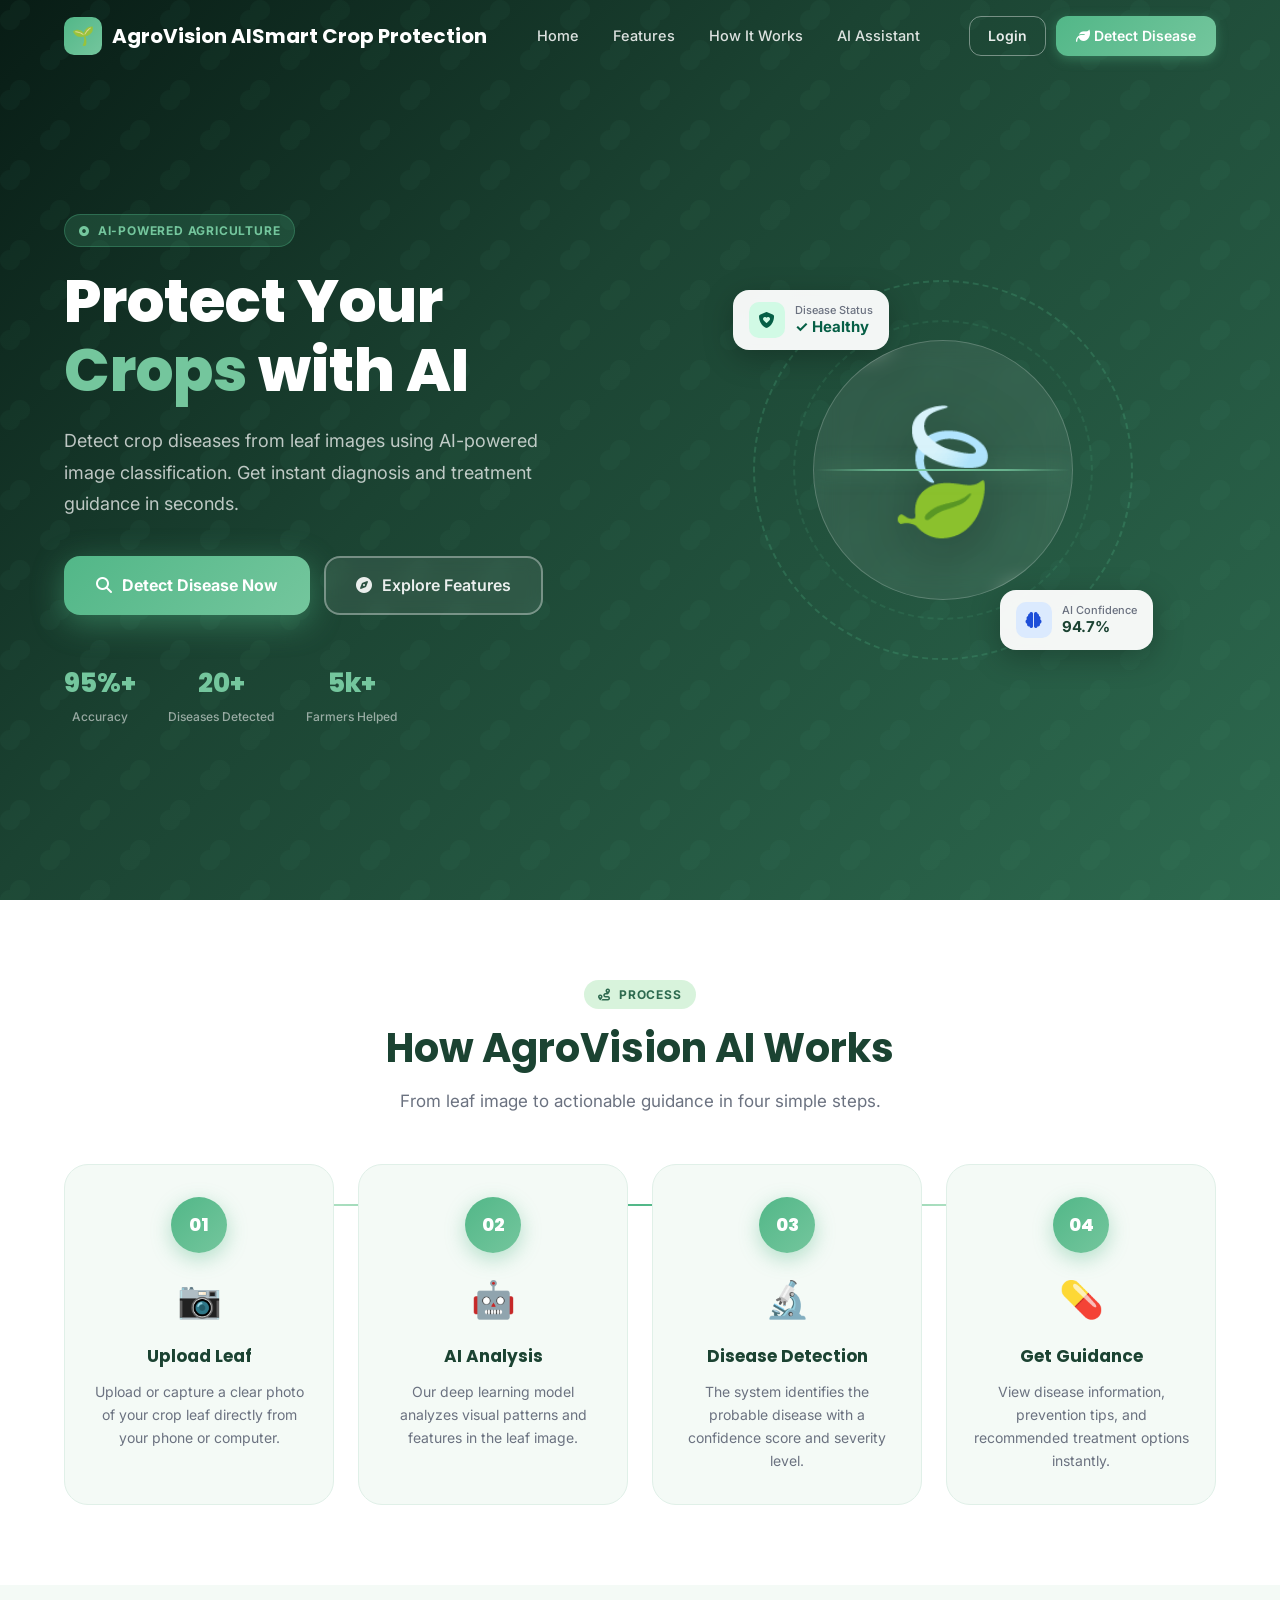
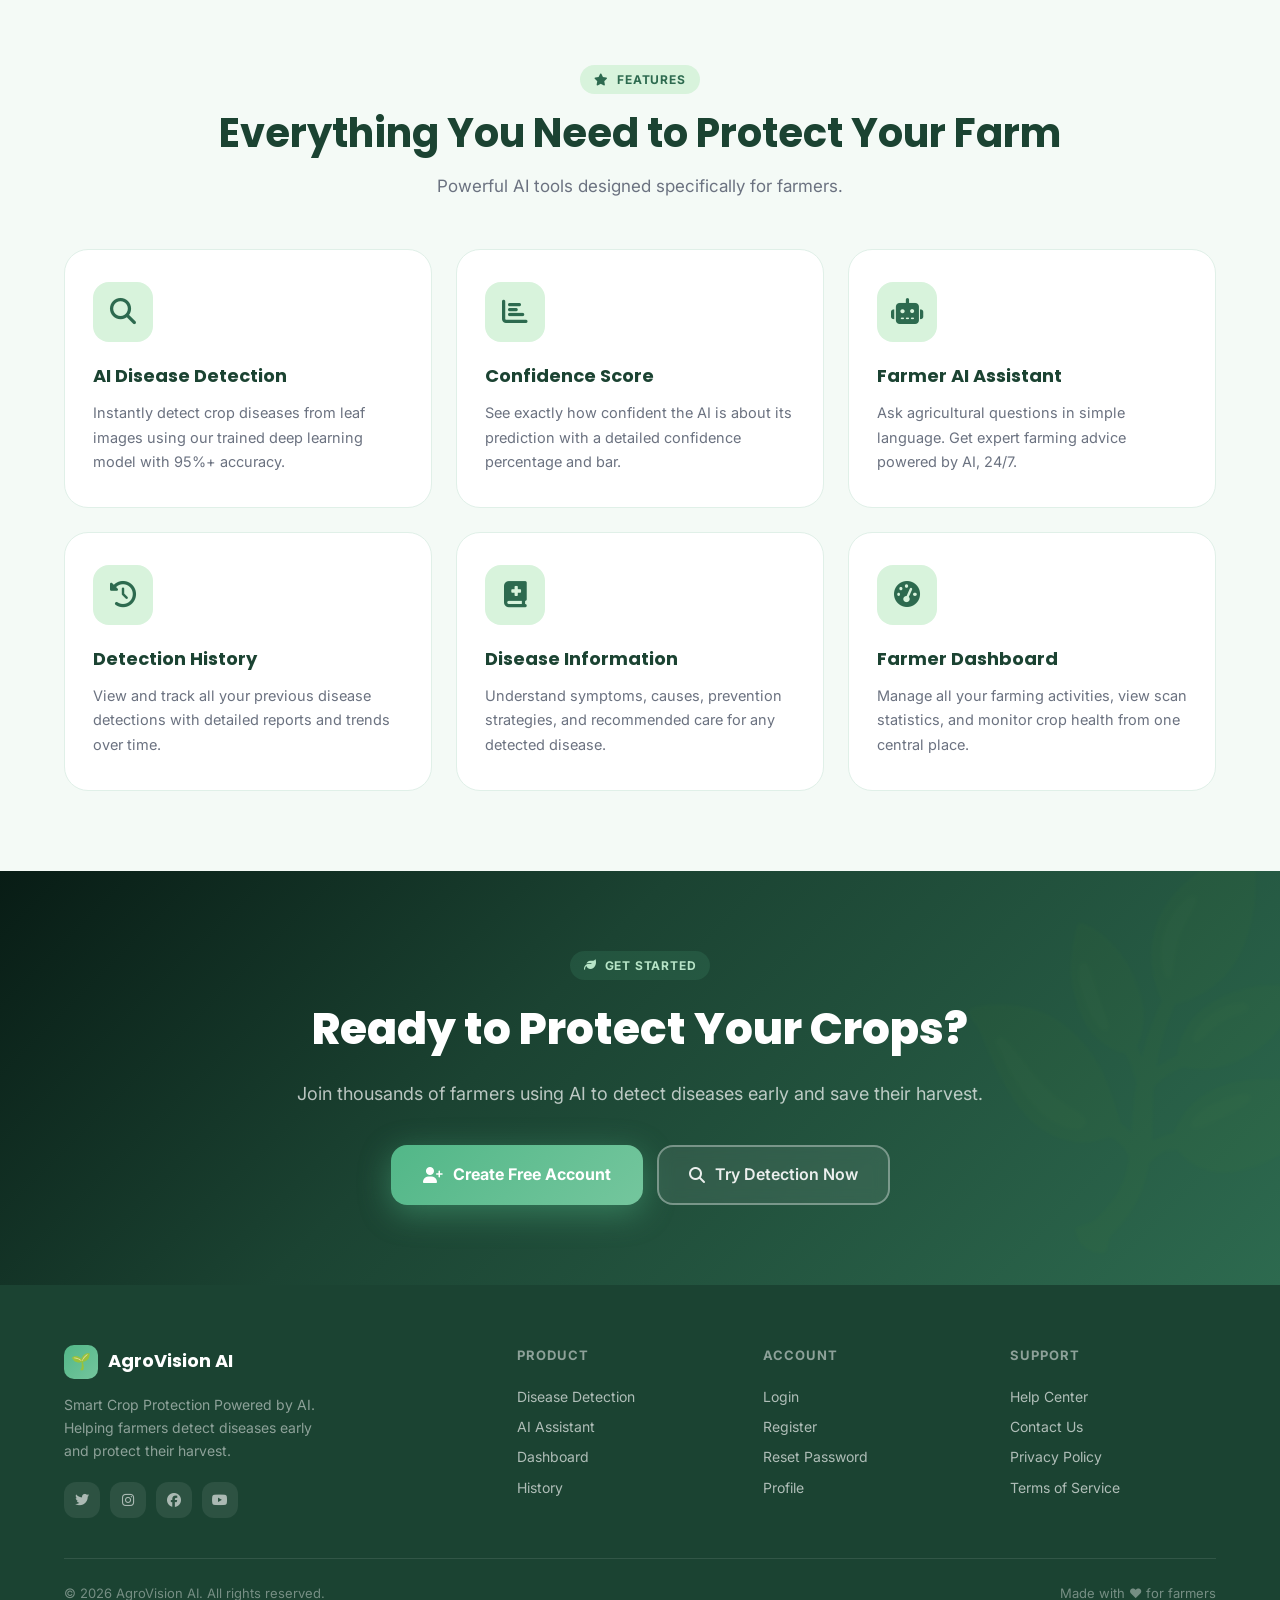
<file: frontend/index.html>
﻿<!DOCTYPE html>
<html lang="en">
<head>
  <meta charset="UTF-8" />
  <meta name="viewport" content="width=device-width, initial-scale=1.0" />
  <title>AgroVision AI — Smart Crop Protection Powered by AI</title>
  <link rel="stylesheet" href="https://cdnjs.cloudflare.com/ajax/libs/font-awesome/6.5.0/css/all.min.css" />
  <link rel="stylesheet" href="css/global.css" />
  <link rel="stylesheet" href="css/landing.css" />
</head>
<body>

<!-- ====== NAVBAR ====== -->
<nav class="site-nav" id="siteNav">
  <div class="nav-inner">
    <a href="index.html" class="nav-logo">
      <div class="nav-logo-icon">🌱</div>
      <div class="nav-logo-text">AgroVision AI<span>Smart Crop Protection</span></div>
    </a>
    <div class="nav-links">
      <a href="#home"     class="nav-link">Home</a>
      <a href="#features" class="nav-link">Features</a>
      <a href="#how"      class="nav-link">How It Works</a>
      <a href="assistant.html" class="nav-link">AI Assistant</a>
    </div>
    <div class="nav-cta">
      <a href="login.html"     class="nav-btn-login">Login</a>
      <a href="detection.html" class="nav-btn-primary"><i class="fas fa-leaf"></i> Detect Disease</a>
    </div>
    <button class="nav-hamburger" aria-label="Menu">
      <span></span><span></span><span></span>
    </button>
  </div>
</nav>

<!-- Mobile Menu -->
<div class="mobile-menu" id="mobileMenu">
  <a href="#home"     class="nav-link">Home</a>
  <a href="#features" class="nav-link">Features</a>
  <a href="#how"      class="nav-link">How It Works</a>
  <a href="assistant.html" class="nav-link">AI Assistant</a>
  <div class="mobile-menu-cta">
    <a href="login.html"     class="btn btn-outline btn-full">Login</a>
    <a href="detection.html" class="btn btn-primary btn-full"><i class="fas fa-leaf"></i> Detect Disease</a>
  </div>
</div>

<!-- ====== HERO ====== -->
<section class="hero" id="home">
  <div class="hero-bg"></div>
  <div class="hero-inner">
    <!-- Left Content -->
    <div class="hero-content">
      <div class="hero-tag"><i class="fas fa-circle-dot"></i> AI-Powered Agriculture</div>
      <h1 class="hero-title">Protect Your <span>Crops</span> with AI</h1>
      <p class="hero-subtitle">Detect crop diseases from leaf images using AI-powered image classification. Get instant diagnosis and treatment guidance in seconds.</p>
      <div class="hero-actions">
        <a href="detection.html" class="hero-btn-primary"><i class="fas fa-search"></i> Detect Disease Now</a>
        <a href="#features"      class="hero-btn-outline"><i class="fas fa-compass"></i> Explore Features</a>
      </div>
      <div class="hero-stats">
        <div class="hero-stat"><div class="hero-stat-value">95%+</div><div class="hero-stat-label">Accuracy</div></div>
        <div class="hero-stat"><div class="hero-stat-value">20+</div><div class="hero-stat-label">Diseases Detected</div></div>
        <div class="hero-stat"><div class="hero-stat-value">5k+</div><div class="hero-stat-label">Farmers Helped</div></div>
      </div>
    </div>
    <!-- Right Visual -->
    <div class="hero-visual">
      <div class="leaf-container">
        <div class="leaf-bg-ring"></div>
        <div class="leaf-bg-ring"></div>
        <div class="leaf-card">
          <div class="leaf-emoji">🍃</div>
          <div class="scan-line"></div>
          <div class="scan-corners">
            <div class="scan-corner tl"></div>
            <div class="scan-corner tr"></div>
            <div class="scan-corner bl"></div>
            <div class="scan-corner br"></div>
          </div>
        </div>
        <!-- AI Badges -->
        <div class="ai-badge badge-top-left">
          <div class="ai-badge-icon" style="background:#D1FAE5;"><i class="fas fa-shield-heart" style="color:#065F46;"></i></div>
          <div class="ai-badge-text">
            <div class="ai-badge-label">Disease Status</div>
            <div class="ai-badge-value" style="color:#065F46;">✓ Healthy</div>
          </div>
        </div>
        <div class="ai-badge badge-bottom-right">
          <div class="ai-badge-icon" style="background:#DBEAFE;"><i class="fas fa-brain" style="color:#1D4ED8;"></i></div>
          <div class="ai-badge-text">
            <div class="ai-badge-label">AI Confidence</div>
            <div class="ai-badge-value">94.7%</div>
          </div>
        </div>
      </div>
    </div>
  </div>
</section>

<!-- ====== HOW IT WORKS ====== -->
<section class="how-section section-padding" id="how">
  <div class="container">
    <div class="text-center">
      <div class="section-tag"><i class="fas fa-route"></i> Process</div>
      <h2 class="section-title">How AgroVision AI Works</h2>
      <p class="section-subtitle" style="margin:0 auto;">From leaf image to actionable guidance in four simple steps.</p>
    </div>
    <div class="steps-grid">
      <div class="step-card animate-on-scroll">
        <div class="step-number">01</div>
        <div class="step-icon">📷</div>
        <h3 class="step-title">Upload Leaf</h3>
        <p class="step-desc">Upload or capture a clear photo of your crop leaf directly from your phone or computer.</p>
      </div>
      <div class="step-card animate-on-scroll">
        <div class="step-number">02</div>
        <div class="step-icon">🤖</div>
        <h3 class="step-title">AI Analysis</h3>
        <p class="step-desc">Our deep learning model analyzes visual patterns and features in the leaf image.</p>
      </div>
      <div class="step-card animate-on-scroll">
        <div class="step-number">03</div>
        <div class="step-icon">🔬</div>
        <h3 class="step-title">Disease Detection</h3>
        <p class="step-desc">The system identifies the probable disease with a confidence score and severity level.</p>
      </div>
      <div class="step-card animate-on-scroll">
        <div class="step-number">04</div>
        <div class="step-icon">💊</div>
        <h3 class="step-title">Get Guidance</h3>
        <p class="step-desc">View disease information, prevention tips, and recommended treatment options instantly.</p>
      </div>
    </div>
  </div>
</section>

<!-- ====== FEATURES ====== -->
<section class="features-section section-padding" id="features">
  <div class="container">
    <div class="text-center">
      <div class="section-tag"><i class="fas fa-star"></i> Features</div>
      <h2 class="section-title">Everything You Need to Protect Your Farm</h2>
      <p class="section-subtitle" style="margin:0 auto;">Powerful AI tools designed specifically for farmers.</p>
    </div>
    <div class="features-grid">
      <div class="feature-card">
        <div class="feature-icon"><i class="fas fa-magnifying-glass"></i></div>
        <h3 class="feature-title">AI Disease Detection</h3>
        <p class="feature-desc">Instantly detect crop diseases from leaf images using our trained deep learning model with 95%+ accuracy.</p>
      </div>
      <div class="feature-card">
        <div class="feature-icon"><i class="fas fa-chart-bar"></i></div>
        <h3 class="feature-title">Confidence Score</h3>
        <p class="feature-desc">See exactly how confident the AI is about its prediction with a detailed confidence percentage and bar.</p>
      </div>
      <div class="feature-card">
        <div class="feature-icon"><i class="fas fa-robot"></i></div>
        <h3 class="feature-title">Farmer AI Assistant</h3>
        <p class="feature-desc">Ask agricultural questions in simple language. Get expert farming advice powered by AI, 24/7.</p>
      </div>
      <div class="feature-card">
        <div class="feature-icon"><i class="fas fa-clock-rotate-left"></i></div>
        <h3 class="feature-title">Detection History</h3>
        <p class="feature-desc">View and track all your previous disease detections with detailed reports and trends over time.</p>
      </div>
      <div class="feature-card">
        <div class="feature-icon"><i class="fas fa-book-medical"></i></div>
        <h3 class="feature-title">Disease Information</h3>
        <p class="feature-desc">Understand symptoms, causes, prevention strategies, and recommended care for any detected disease.</p>
      </div>
      <div class="feature-card">
        <div class="feature-icon"><i class="fas fa-gauge-high"></i></div>
        <h3 class="feature-title">Farmer Dashboard</h3>
        <p class="feature-desc">Manage all your farming activities, view scan statistics, and monitor crop health from one central place.</p>
      </div>
    </div>
  </div>
</section>

<!-- ====== CTA ====== -->
<section class="cta-section">
  <div class="container">
    <div class="cta-inner">
      <div class="section-tag" style="background:rgba(82,183,136,0.15);color:#B7E4C7;display:inline-flex;"><i class="fas fa-leaf"></i> Get Started</div>
      <h2 class="cta-title">Ready to Protect Your Crops?</h2>
      <p class="cta-sub">Join thousands of farmers using AI to detect diseases early and save their harvest.</p>
      <div class="cta-actions">
        <a href="register.html" class="hero-btn-primary"><i class="fas fa-user-plus"></i> Create Free Account</a>
        <a href="detection.html" class="hero-btn-outline"><i class="fas fa-search"></i> Try Detection Now</a>
      </div>
    </div>
  </div>
</section>

<!-- ====== FOOTER ====== -->
<footer class="site-footer">
  <div class="container">
    <div class="footer-grid">
      <div>
        <div class="footer-brand-logo">
          <div class="nav-logo-icon" style="width:34px;height:34px;font-size:16px;">🌱</div>
          <span class="footer-brand-name">AgroVision AI</span>
        </div>
        <p class="footer-tagline">Smart Crop Protection Powered by AI. Helping farmers detect diseases early and protect their harvest.</p>
        <div class="footer-socials">
          <a href="#" class="footer-social"><i class="fab fa-twitter"></i></a>
          <a href="#" class="footer-social"><i class="fab fa-instagram"></i></a>
          <a href="#" class="footer-social"><i class="fab fa-facebook"></i></a>
          <a href="#" class="footer-social"><i class="fab fa-youtube"></i></a>
        </div>
      </div>
      <div>
        <div class="footer-col-title">Product</div>
        <a href="detection.html" class="footer-link">Disease Detection</a>
        <a href="assistant.html" class="footer-link">AI Assistant</a>
        <a href="dashboard.html" class="footer-link">Dashboard</a>
        <a href="history.html"   class="footer-link">History</a>
      </div>
      <div>
        <div class="footer-col-title">Account</div>
        <a href="login.html"           class="footer-link">Login</a>
        <a href="register.html"        class="footer-link">Register</a>
        <a href="forgot-password.html" class="footer-link">Reset Password</a>
        <a href="profile.html"         class="footer-link">Profile</a>
      </div>
      <div>
        <div class="footer-col-title">Support</div>
        <a href="#" class="footer-link">Help Center</a>
        <a href="#" class="footer-link">Contact Us</a>
        <a href="#" class="footer-link">Privacy Policy</a>
        <a href="#" class="footer-link">Terms of Service</a>
      </div>
    </div>
    <div class="footer-bottom">
      <p class="footer-copy">&copy; 2026 AgroVision AI. All rights reserved.</p>
      <p class="footer-copy">Made with ❤️ for farmers</p>
    </div>
  </div>
</footer>

<div class="toast-container"></div>
<script src="js/main.js"></script>
</body>
</html>
</file>
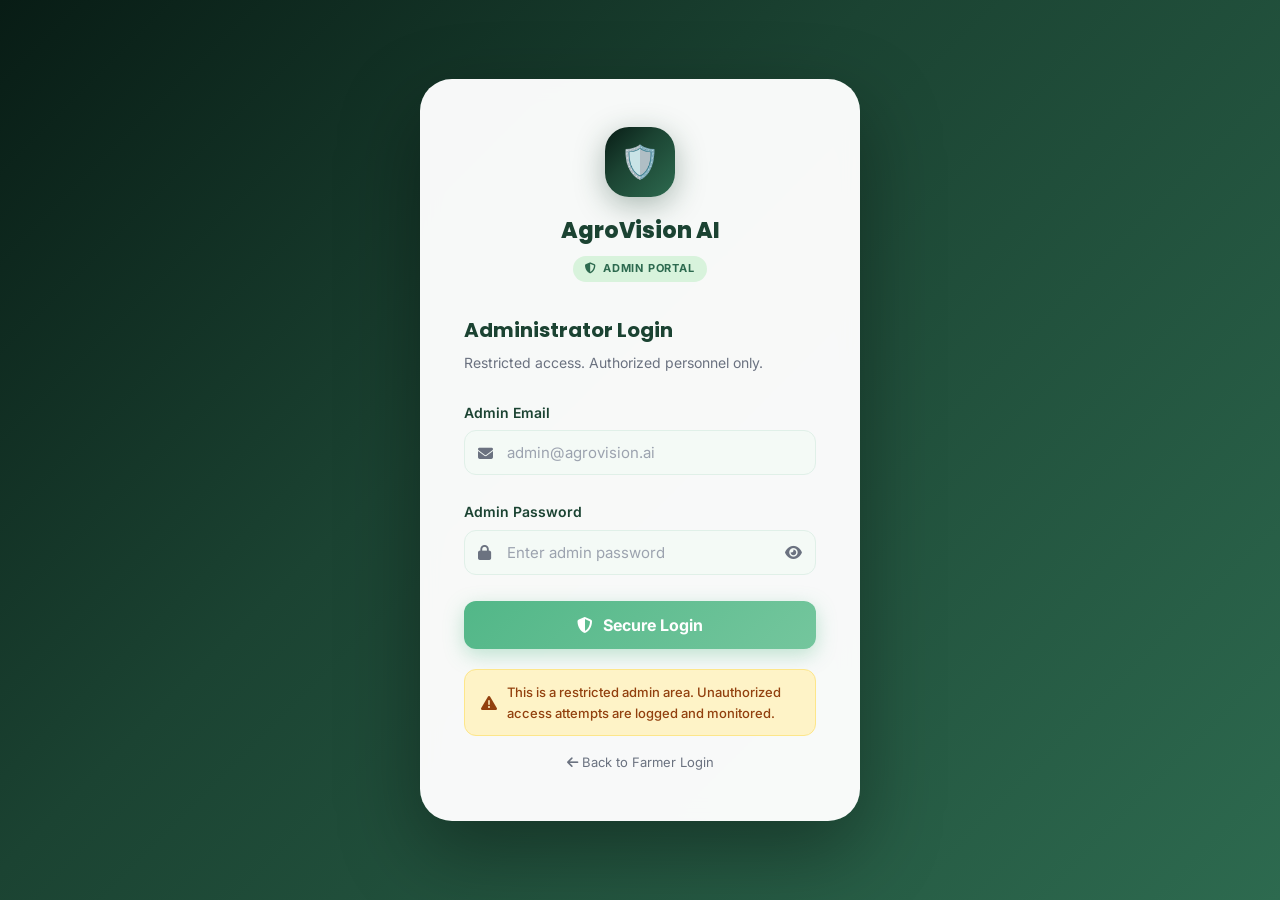
<file: frontend/admin-dashboard.html>
<!DOCTYPE html>
<html lang="en">
<head>
  <meta charset="UTF-8" />
  <meta name="viewport" content="width=device-width, initial-scale=1.0" />
  <title>Admin Dashboard — AgroVision AI</title>
  <meta name="description" content="AgroVision AI administration dashboard — manage farmers, predictions, and analytics." />
  <link rel="stylesheet" href="https://cdnjs.cloudflare.com/ajax/libs/font-awesome/6.5.0/css/all.min.css" />
  <link rel="stylesheet" href="css/global.css" />
  <link rel="stylesheet" href="css/dashboard.css" />
  <link rel="stylesheet" href="css/history.css" />
  <link rel="stylesheet" href="css/admin.css" />
</head>
<body>
<div class="sidebar-overlay" id="sidebarOverlay"></div>
<div class="app-layout">

  <!-- Admin Sidebar -->
  <aside class="sidebar" id="sidebar">
    <div class="sidebar-logo">
      <div class="sidebar-logo-icon">🛡️</div>
      <div class="sidebar-logo-text">AgroVision AI<span>Admin Panel</span></div>
    </div>
    <nav class="sidebar-nav">
      <div class="sidebar-section-label">Management</div>
      <a href="#" class="sidebar-link active" data-tab="dashboard" id="adminNavDashboard">
        <i class="fas fa-gauge-high"></i> Dashboard
      </a>
      <a href="#" class="sidebar-link" data-tab="users" id="adminNavUsers">
        <i class="fas fa-users"></i> Users
      </a>
      <a href="#" class="sidebar-link" data-tab="predictions" id="adminNavPredictions">
        <i class="fas fa-leaf"></i> Predictions
      </a>
      <div class="sidebar-section-label">Analytics</div>
      <a href="#" class="sidebar-link" data-tab="analytics" id="adminNavAnalytics">
        <i class="fas fa-chart-bar"></i> Analytics
      </a>
      <div class="sidebar-section-label">System</div>
      <a href="admin-login.html" class="sidebar-link" style="color:rgba(239,68,68,0.8);">
        <i class="fas fa-sign-out-alt"></i> Logout
      </a>
    </nav>
    <div class="sidebar-bottom">
      <div class="sidebar-user">
        <div class="sidebar-avatar" style="background:var(--gradient-hero);">A</div>
        <div style="flex:1;min-width:0;">
          <div class="sidebar-user-name">Admin</div>
          <div class="sidebar-user-role" style="color:var(--accent);">Super Administrator</div>
        </div>
      </div>
    </div>
  </aside>

  <!-- Main Content -->
  <div class="app-main">
    <!-- Top Nav -->
    <nav class="app-nav">
      <div style="display:flex;align-items:center;gap:12px;">
        <button class="hamburger" id="hamburger"><span></span><span></span><span></span></button>
        <div>
          <div style="font-size:15px;font-weight:700;color:var(--text-dark);">Admin Dashboard</div>
          <div style="font-size:12px;color:var(--text-muted);">System overview &amp; management</div>
        </div>
      </div>
      <div style="display:flex;align-items:center;gap:14px;">
        <span style="font-size:12px;color:var(--text-muted);">Saturday, Sep 20, 2026</span>
        <div class="sidebar-avatar" style="background:var(--gradient-hero);font-size:14px;">A</div>
      </div>
    </nav>

    <!-- Page Content -->
    <div class="page-content">

      <!-- ====== TAB: DASHBOARD ====== -->
      <div id="tab-dashboard" class="tab-panel">
        <div class="page-header">
          <h1 class="page-header-title">🛡️ Admin Dashboard</h1>
          <p class="page-header-sub">Platform-wide overview of farmers, predictions and activity.</p>
        </div>

        <!-- Stat Cards -->
        <div class="admin-dashboard-grid">
          <div class="stat-card">
            <div class="stat-icon green"><i class="fas fa-users"></i></div>
            <div class="stat-info">
              <div class="stat-value" id="statFarmers">—</div>
              <div class="stat-label">Total Farmers</div>
              <div class="stat-change up"><i class="fas fa-arrow-up"></i> +48 this month</div>
            </div>
          </div>
          <div class="stat-card">
            <div class="stat-icon" style="background:#DBEAFE;"><i class="fas fa-leaf" style="color:#1D4ED8;"></i></div>
            <div class="stat-info">
              <div class="stat-value" id="statPredictions">—</div>
              <div class="stat-label">Total Predictions</div>
              <div class="stat-change up"><i class="fas fa-arrow-up"></i> +312 this week</div>
            </div>
          </div>
          <div class="stat-card">
            <div class="stat-icon red"><i class="fas fa-virus"></i></div>
            <div class="stat-info">
              <div class="stat-value" id="statDiseases">—</div>
              <div class="stat-label">Diseases Detected</div>
              <div class="stat-change down"><i class="fas fa-arrow-down"></i> -5% from last month</div>
            </div>
          </div>
          <div class="stat-card">
            <div class="stat-icon green"><i class="fas fa-shield-heart"></i></div>
            <div class="stat-info">
              <div class="stat-value" id="statHealthy">—</div>
              <div class="stat-label">Healthy Leaves</div>
              <div class="stat-change up"><i class="fas fa-arrow-up"></i> 57.6% healthy rate</div>
            </div>
          </div>
        </div>

        <!-- Charts Row -->
        <div class="admin-charts-row">
          <!-- Disease Breakdown Donut -->
          <div class="chart-card">
            <div class="chart-card-title"><i class="fas fa-chart-pie" style="color:var(--primary);margin-right:8px;"></i>Disease Breakdown</div>
            <div style="text-align:center;">
              <div class="donut-placeholder">
                <div class="donut-center">
                  <div class="donut-val">5,472</div>
                  <div class="donut-label">Total</div>
                </div>
              </div>
              <div class="chart-legend">
                <div class="legend-item"><div class="legend-dot" style="background:var(--primary);"></div>Blight (35%)</div>
                <div class="legend-item"><div class="legend-dot" style="background:var(--primary-light);"></div>Rust (25%)</div>
                <div class="legend-item"><div class="legend-dot" style="background:var(--accent);"></div>Mold (15%)</div>
                <div class="legend-item"><div class="legend-dot" style="background:var(--mint);"></div>Healthy (25%)</div>
              </div>
            </div>
          </div>

          <!-- Weekly Activity Bar Chart -->
          <div class="chart-card">
            <div class="chart-card-title"><i class="fas fa-chart-bar" style="color:var(--primary);margin-right:8px;"></i>Weekly Predictions</div>
            <div class="bar-chart">
              <div class="bar-group"><div class="bar admin-bar" style="height:0;"></div><div class="bar-label">Mon</div></div>
              <div class="bar-group"><div class="bar admin-bar" style="height:0;"></div><div class="bar-label">Tue</div></div>
              <div class="bar-group"><div class="bar admin-bar" style="height:0;"></div><div class="bar-label">Wed</div></div>
              <div class="bar-group"><div class="bar admin-bar" style="height:0;"></div><div class="bar-label">Thu</div></div>
              <div class="bar-group"><div class="bar admin-bar" style="height:0;"></div><div class="bar-label">Fri</div></div>
              <div class="bar-group"><div class="bar admin-bar" style="height:0;"></div><div class="bar-label">Sat</div></div>
              <div class="bar-group"><div class="bar admin-bar" style="height:0;"></div><div class="bar-label">Sun</div></div>
            </div>
          </div>
        </div>

        <!-- Recent Predictions Summary -->
        <div class="admin-section">
          <div class="admin-section-header">
            <div class="admin-section-title"><i class="fas fa-clock-rotate-left"></i> Recent Predictions</div>
            <a href="#" class="section-head-link" onclick="switchTab('predictions');return false;">View All <i class="fas fa-arrow-right"></i></a>
          </div>
          <div class="table-wrapper">
            <table class="data-table">
              <thead>
                <tr>
                  <th>ID</th>
                  <th>Farmer</th>
                  <th>Crop</th>
                  <th>Disease</th>
                  <th>Confidence</th>
                  <th>Status</th>
                  <th>Date</th>
                </tr>
              </thead>
              <tbody id="predictionsTableBody">
                <tr><td colspan="7" style="text-align:center;padding:30px;color:var(--text-muted);">Loading...</td></tr>
              </tbody>
            </table>
          </div>
        </div>
      </div>

      <!-- ====== TAB: USERS ====== -->
      <div id="tab-users" class="tab-panel hidden">
        <div class="page-header">
          <h1 class="page-header-title">👥 User Management</h1>
          <p class="page-header-sub">View and manage all registered farmers on the platform.</p>
        </div>

        <div class="admin-section">
          <div class="admin-section-header">
            <div class="admin-section-title"><i class="fas fa-users"></i> All Farmers</div>
            <div style="display:flex;gap:10px;">
              <div class="filter-search" style="min-width:240px;">
                <i class="fas fa-search"></i>
                <input type="text" id="userSearch" placeholder="Search farmers..." />
              </div>
            </div>
          </div>
          <div class="table-wrapper">
            <table class="data-table">
              <thead>
                <tr>
                  <th>ID</th>
                  <th>Farmer</th>
                  <th>Scans</th>
                  <th>Joined</th>
                  <th>Status</th>
                  <th>Actions</th>
                </tr>
              </thead>
              <tbody id="usersTableBody">
                <tr><td colspan="6" style="text-align:center;padding:30px;color:var(--text-muted);">Loading...</td></tr>
              </tbody>
            </table>
          </div>
        </div>
      </div>

      <!-- ====== TAB: PREDICTIONS ====== -->
      <div id="tab-predictions" class="tab-panel hidden">
        <div class="page-header">
          <h1 class="page-header-title">🔬 Prediction Management</h1>
          <p class="page-header-sub">All disease predictions made on the platform.</p>
        </div>

        <div class="admin-section">
          <div class="admin-section-header">
            <div class="admin-section-title"><i class="fas fa-leaf"></i> All Predictions</div>
            <div style="display:flex;gap:10px;flex-wrap:wrap;">
              <select class="filter-select" id="predStatusFilter" style="min-width:130px;">
                <option value="">All Status</option>
                <option value="Diseased">Diseased</option>
                <option value="Healthy">Healthy</option>
              </select>
            </div>
          </div>
          <div class="table-wrapper">
            <table class="data-table">
              <thead>
                <tr>
                  <th>ID</th>
                  <th>Farmer</th>
                  <th>Crop</th>
                  <th>Disease</th>
                  <th>Confidence</th>
                  <th>Status</th>
                  <th>Date</th>
                </tr>
              </thead>
              <tbody id="allPredictionsBody">
                <!-- Same as dashboard predictions table -->
              </tbody>
            </table>
          </div>
        </div>
      </div>

      <!-- ====== TAB: ANALYTICS ====== -->
      <div id="tab-analytics" class="tab-panel hidden">
        <div class="page-header">
          <h1 class="page-header-title">📊 Analytics</h1>
          <p class="page-header-sub">Platform-wide statistics and trends.</p>
        </div>

        <div class="admin-charts-row">
          <div class="chart-card">
            <div class="chart-card-title"><i class="fas fa-chart-pie" style="color:var(--primary);margin-right:8px;"></i>Crop Distribution</div>
            <div style="display:flex;flex-direction:column;gap:10px;margin-top:8px;">
              <!-- Crop bars -->
              <div>
                <div style="display:flex;justify-content:space-between;font-size:13px;margin-bottom:4px;"><span>🍅 Tomato</span><span style="font-weight:700;color:var(--primary);">38%</span></div>
                <div class="confidence-bar-track" style="height:8px;"><div class="confidence-bar-fill" style="width:38%;height:100%;border-radius:4px;"></div></div>
              </div>
              <div>
                <div style="display:flex;justify-content:space-between;font-size:13px;margin-bottom:4px;"><span>🌾 Wheat</span><span style="font-weight:700;color:var(--primary);">22%</span></div>
                <div class="confidence-bar-track" style="height:8px;"><div class="confidence-bar-fill" style="width:22%;height:100%;border-radius:4px;"></div></div>
              </div>
              <div>
                <div style="display:flex;justify-content:space-between;font-size:13px;margin-bottom:4px;"><span>🥔 Potato</span><span style="font-weight:700;color:var(--primary);">18%</span></div>
                <div class="confidence-bar-track" style="height:8px;"><div class="confidence-bar-fill" style="width:18%;height:100%;border-radius:4px;"></div></div>
              </div>
              <div>
                <div style="display:flex;justify-content:space-between;font-size:13px;margin-bottom:4px;"><span>🌾 Rice</span><span style="font-weight:700;color:var(--primary);">14%</span></div>
                <div class="confidence-bar-track" style="height:8px;"><div class="confidence-bar-fill" style="width:14%;height:100%;border-radius:4px;"></div></div>
              </div>
              <div>
                <div style="display:flex;justify-content:space-between;font-size:13px;margin-bottom:4px;"><span>🌽 Corn</span><span style="font-weight:700;color:var(--primary);">8%</span></div>
                <div class="confidence-bar-track" style="height:8px;"><div class="confidence-bar-fill" style="width:8%;height:100%;border-radius:4px;"></div></div>
              </div>
            </div>
          </div>

          <div class="chart-card">
            <div class="chart-card-title"><i class="fas fa-chart-line" style="color:var(--primary);margin-right:8px;"></i>Top Diseases</div>
            <div style="display:flex;flex-direction:column;gap:10px;margin-top:8px;">
              <div>
                <div style="display:flex;justify-content:space-between;font-size:13px;margin-bottom:4px;"><span>Early Blight</span><span style="font-weight:700;color:#EF4444;">1,241</span></div>
                <div class="confidence-bar-track" style="height:8px;"><div style="height:100%;border-radius:4px;background:#EF4444;width:55%;transition:width 1.2s ease;"></div></div>
              </div>
              <div>
                <div style="display:flex;justify-content:space-between;font-size:13px;margin-bottom:4px;"><span>Late Blight</span><span style="font-weight:700;color:#F59E0B;">987</span></div>
                <div class="confidence-bar-track" style="height:8px;"><div style="height:100%;border-radius:4px;background:#F59E0B;width:44%;transition:width 1.2s ease;"></div></div>
              </div>
              <div>
                <div style="display:flex;justify-content:space-between;font-size:13px;margin-bottom:4px;"><span>Leaf Mold</span><span style="font-weight:700;color:#8B5CF6;">542</span></div>
                <div class="confidence-bar-track" style="height:8px;"><div style="height:100%;border-radius:4px;background:#8B5CF6;width:24%;transition:width 1.2s ease;"></div></div>
              </div>
              <div>
                <div style="display:flex;justify-content:space-between;font-size:13px;margin-bottom:4px;"><span>Bacterial Blight</span><span style="font-weight:700;color:#3B82F6;">431</span></div>
                <div class="confidence-bar-track" style="height:8px;"><div style="height:100%;border-radius:4px;background:#3B82F6;width:19%;transition:width 1.2s ease;"></div></div>
              </div>
              <div>
                <div style="display:flex;justify-content:space-between;font-size:13px;margin-bottom:4px;"><span>Stripe Rust</span><span style="font-weight:700;color:#10B981;">318</span></div>
                <div class="confidence-bar-track" style="height:8px;"><div style="height:100%;border-radius:4px;background:#10B981;width:14%;transition:width 1.2s ease;"></div></div>
              </div>
            </div>
          </div>
        </div>

        <!-- Summary Cards -->
        <div class="admin-section">
          <div class="admin-section-header">
            <div class="admin-section-title"><i class="fas fa-info-circle"></i> Platform Summary</div>
          </div>
          <div style="display:grid;grid-template-columns:repeat(auto-fit,minmax(200px,1fr));gap:16px;">
            <div style="background:var(--bg);border-radius:var(--radius-lg);padding:20px;text-align:center;">
              <div style="font-size:28px;font-weight:900;color:var(--primary);font-family:var(--font-display);">95.2%</div>
              <div style="font-size:13px;color:var(--text-muted);">Average AI Accuracy</div>
            </div>
            <div style="background:var(--bg);border-radius:var(--radius-lg);padding:20px;text-align:center;">
              <div style="font-size:28px;font-weight:900;color:var(--primary);font-family:var(--font-display);">1.8s</div>
              <div style="font-size:13px;color:var(--text-muted);">Avg. Detection Time</div>
            </div>
            <div style="background:var(--bg);border-radius:var(--radius-lg);padding:20px;text-align:center;">
              <div style="font-size:28px;font-weight:900;color:var(--primary);font-family:var(--font-display);">4.8 ⭐</div>
              <div style="font-size:13px;color:var(--text-muted);">User Satisfaction</div>
            </div>
            <div style="background:var(--bg);border-radius:var(--radius-lg);padding:20px;text-align:center;">
              <div style="font-size:28px;font-weight:900;color:var(--primary);font-family:var(--font-display);">99.9%</div>
              <div style="font-size:13px;color:var(--text-muted);">System Uptime</div>
            </div>
          </div>
        </div>
      </div>

    </div><!-- /page-content -->
  </div><!-- /app-main -->
</div><!-- /app-layout -->

<div class="toast-container"></div>
<script src="js/main.js"></script>
<script src="js/api.js"></script>
<script src="js/admin.js"></script>
<script>
// Admin tab navigation
function switchTab(tabName) {
  document.querySelectorAll('.tab-panel').forEach(p => p.classList.add('hidden'));
  document.querySelectorAll('.sidebar-link[data-tab]').forEach(l => l.classList.remove('active'));
  const panel = document.getElementById('tab-' + tabName);
  if (panel) panel.classList.remove('hidden');
  const link = document.querySelector('.sidebar-link[data-tab="' + tabName + '"]');
  if (link) link.classList.add('active');
  // Also fill predictions tab
  if (tabName === 'predictions') fillAllPredictions();
}

function fillAllPredictions() {
  const tbody = document.getElementById('allPredictionsBody');
  if (!tbody || tbody.dataset.filled) return;
  tbody.dataset.filled = '1';
  tbody.innerHTML = document.getElementById('predictionsTableBody').innerHTML;
}

document.addEventListener('DOMContentLoaded', () => {
  document.querySelectorAll('.sidebar-link[data-tab]').forEach(btn => {
    btn.addEventListener('click', (e) => {
      e.preventDefault();
      switchTab(btn.dataset.tab);
    });
  });

  // Search in users tab
  document.getElementById('userSearch')?.addEventListener('input', (e) => {
    const term = e.target.value.toLowerCase();
    document.querySelectorAll('#usersTableBody tr').forEach(row => {
      row.style.display = row.textContent.toLowerCase().includes(term) ? '' : 'none';
    });
  });
});
</script>
</body>
</html>
</file>
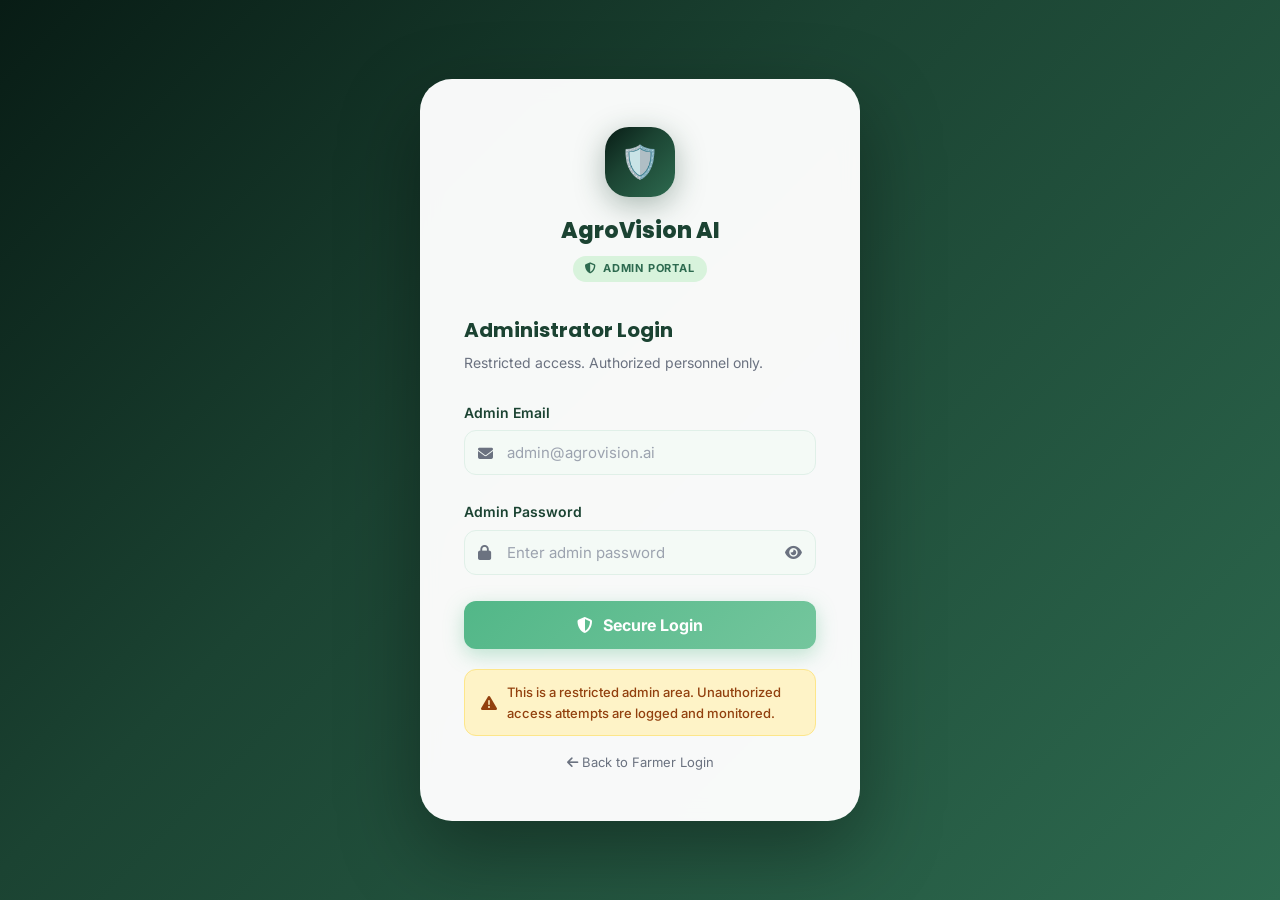
<file: frontend/admin-login.html>
<!DOCTYPE html>
<html lang="en">
<head>
  <meta charset="UTF-8" />
  <meta name="viewport" content="width=device-width, initial-scale=1.0" />
  <title>Admin Login — AgroVision AI</title>
  <meta name="description" content="Secure admin login for AgroVision AI management portal." />
  <link rel="stylesheet" href="https://cdnjs.cloudflare.com/ajax/libs/font-awesome/6.5.0/css/all.min.css" />
  <link rel="stylesheet" href="css/global.css" />
  <link rel="stylesheet" href="css/auth.css" />
  <link rel="stylesheet" href="css/admin.css" />
</head>
<body class="admin-login-body">

<div class="admin-login-card">
  <!-- Brand -->
  <div class="admin-login-brand">
    <div class="admin-login-icon">🛡️</div>
    <div class="admin-login-name">AgroVision AI</div>
    <div class="admin-login-badge"><i class="fas fa-shield-halved"></i> Admin Portal</div>
  </div>

  <div class="admin-login-title">Administrator Login</div>
  <div class="admin-login-sub">Restricted access. Authorized personnel only.</div>

  <form id="adminLoginForm" novalidate>
    <div class="form-group">
      <label class="form-label" for="adminEmail">Admin Email</label>
      <div class="input-wrapper">
        <i class="fas fa-envelope input-icon"></i>
        <input type="email" id="adminEmail" class="form-control" placeholder="admin@agrovision.ai" autocomplete="email" />
      </div>
      <span class="form-error"></span>
    </div>

    <div class="form-group">
      <label class="form-label" for="adminPassword">Admin Password</label>
      <div class="input-wrapper">
        <i class="fas fa-lock input-icon"></i>
        <input type="password" id="adminPassword" class="form-control" placeholder="Enter admin password" autocomplete="current-password" />
        <button type="button" class="toggle-password"><i class="fas fa-eye"></i></button>
      </div>
      <span class="form-error"></span>
    </div>

    <button type="submit" class="auth-submit-btn"><i class="fas fa-shield-halved"></i> Secure Login</button>
  </form>

  <div class="admin-warning">
    <i class="fas fa-triangle-exclamation"></i>
    <div class="admin-warning-text">This is a restricted admin area. Unauthorized access attempts are logged and monitored.</div>
  </div>

  <a href="login.html" class="admin-back-link"><i class="fas fa-arrow-left"></i> Back to Farmer Login</a>
</div>

<div class="toast-container"></div>
<script src="js/main.js"></script>
<script src="js/api.js"></script>
<script src="js/admin.js"></script>
<script>
// Password toggle for admin login
document.addEventListener('DOMContentLoaded', () => {
  document.querySelectorAll('.toggle-password').forEach(btn => {
    btn.addEventListener('click', function () {
      const input = this.closest('.input-wrapper').querySelector('input');
      const isText = input.type === 'text';
      input.type = isText ? 'password' : 'text';
      this.innerHTML = isText ? '<i class="fas fa-eye"></i>' : '<i class="fas fa-eye-slash"></i>';
    });
  });
});
</script>
</body>
</html>
</file>
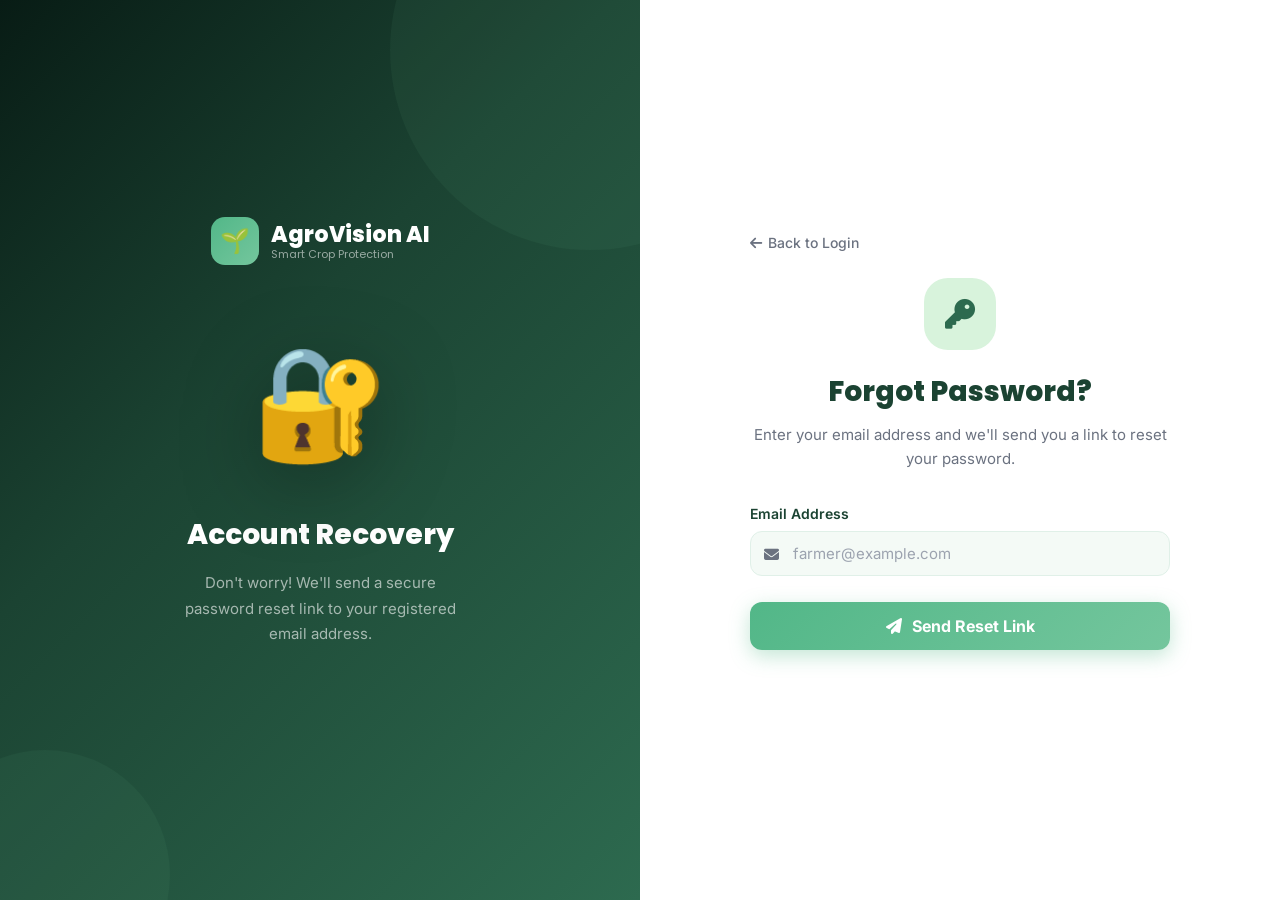
<file: frontend/forgot-password.html>
<!DOCTYPE html>
<html lang="en">
<head>
  <meta charset="UTF-8" />
  <meta name="viewport" content="width=device-width, initial-scale=1.0" />
  <title>Forgot Password — AgroVision AI</title>
  <link rel="stylesheet" href="https://cdnjs.cloudflare.com/ajax/libs/font-awesome/6.5.0/css/all.min.css" />
  <link rel="stylesheet" href="css/global.css" />
  <link rel="stylesheet" href="css/auth.css" />
</head>
<body class="auth-body">
<div class="auth-layout">
  <div class="auth-visual">
    <div class="auth-visual-circle c1"></div>
    <div class="auth-visual-circle c2"></div>
    <div class="auth-visual-content">
      <div class="auth-visual-logo">
        <div class="auth-visual-logo-icon">🌱</div>
        <div class="auth-visual-logo-text">AgroVision AI<span>Smart Crop Protection</span></div>
      </div>
      <div class="auth-hero-emoji">🔐</div>
      <h2 class="auth-visual-title">Account Recovery</h2>
      <p class="auth-visual-sub">Don't worry! We'll send a secure password reset link to your registered email address.</p>
    </div>
  </div>

  <div class="auth-form-panel">
    <div class="auth-form-wrap">
      <a href="login.html" class="auth-back-link"><i class="fas fa-arrow-left"></i> Back to Login</a>

      <div id="forgotFormSection">
        <div class="forgot-header">
          <div class="forgot-icon"><i class="fas fa-key"></i></div>
          <h1 class="auth-form-title">Forgot Password?</h1>
          <p class="auth-form-sub" style="text-align:center;">Enter your email address and we'll send you a link to reset your password.</p>
        </div>

        <form id="forgotForm" novalidate>
          <div class="form-group">
            <label class="form-label" for="email">Email Address</label>
            <div class="input-wrapper">
              <i class="fas fa-envelope input-icon"></i>
              <input type="email" id="email" class="form-control" placeholder="farmer@example.com" autocomplete="email" />
            </div>
            <span class="form-error"></span>
          </div>
          <button type="submit" class="auth-submit-btn"><i class="fas fa-paper-plane"></i> Send Reset Link</button>
        </form>
      </div>

      <div id="successMessage" class="hidden success-message">
        <div class="success-icon">📧</div>
        <h2 class="success-title">Email Sent!</h2>
        <p class="success-text">A password reset link has been sent to your email. Please check your inbox and spam folder. The link expires in 30 minutes.</p>
        <a href="login.html" class="btn btn-primary btn-full" style="margin-top:24px;"><i class="fas fa-arrow-right"></i> Back to Login</a>
      </div>
    </div>
  </div>
</div>
<div class="toast-container"></div>
<script src="js/main.js"></script>
<script src="js/api.js"></script>
<script src="js/auth.js"></script>
</body>
</html>
</file>
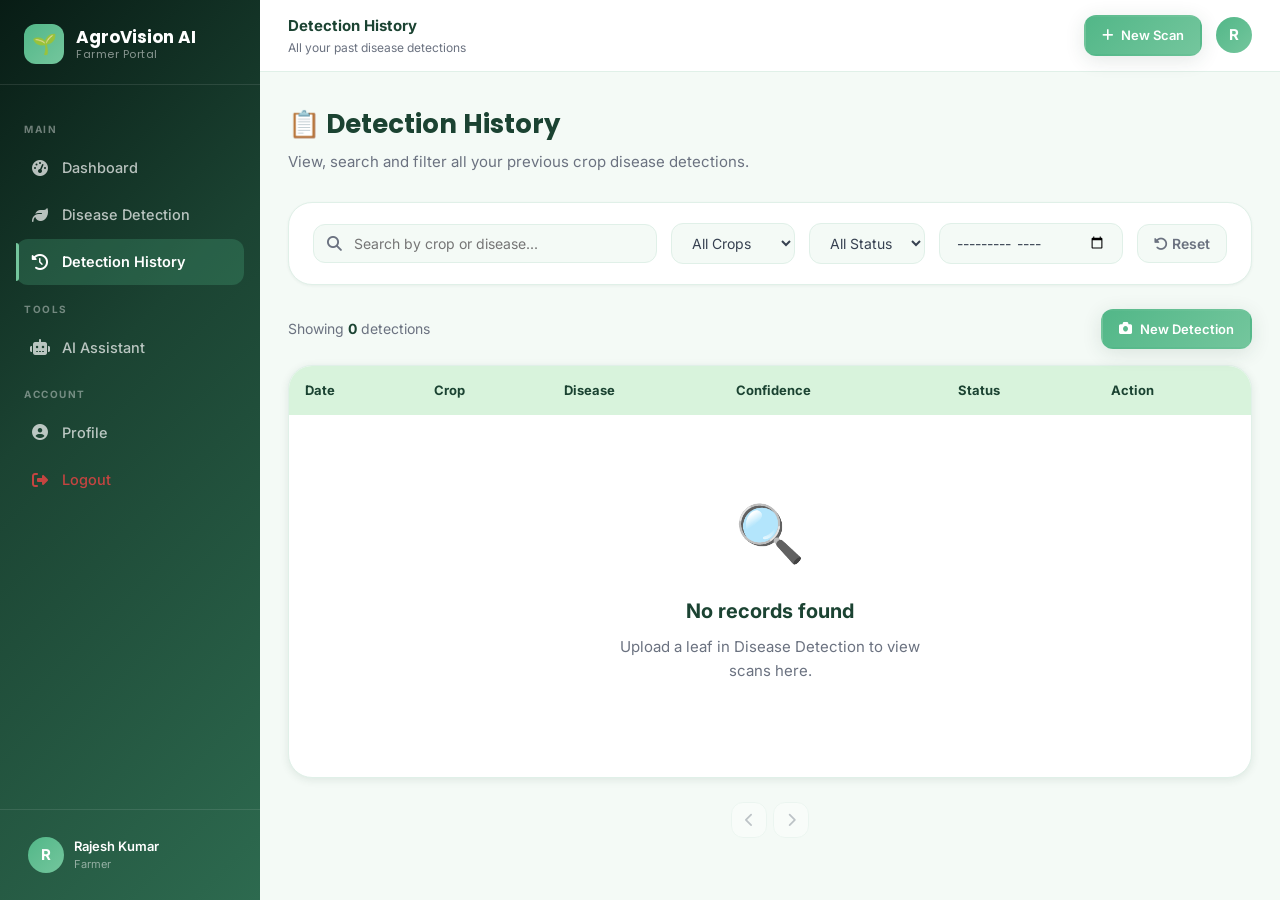
<file: frontend/history.html>
<!DOCTYPE html>
<html lang="en">
<head>
  <meta charset="UTF-8" />
  <meta name="viewport" content="width=device-width, initial-scale=1.0" />
  <title>Detection History — AgroVision AI</title>
  <link rel="stylesheet" href="https://cdnjs.cloudflare.com/ajax/libs/font-awesome/6.5.0/css/all.min.css" />
  <link rel="stylesheet" href="css/global.css" />
  <link rel="stylesheet" href="css/history.css" />
</head>
<body>
<div class="sidebar-overlay" id="sidebarOverlay"></div>
<div class="app-layout">
  <aside class="sidebar" id="sidebar">
    <div class="sidebar-logo">
      <div class="sidebar-logo-icon">🌱</div>
      <div class="sidebar-logo-text">AgroVision AI<span>Farmer Portal</span></div>
    </div>
    <nav class="sidebar-nav">
      <div class="sidebar-section-label">Main</div>
      <a href="dashboard.html"  class="sidebar-link"><i class="fas fa-gauge-high"></i> Dashboard</a>
      <a href="detection.html"  class="sidebar-link"><i class="fas fa-leaf"></i> Disease Detection</a>
      <a href="history.html"    class="sidebar-link active"><i class="fas fa-clock-rotate-left"></i> Detection History</a>
      <div class="sidebar-section-label">Tools</div>
      <a href="assistant.html"  class="sidebar-link"><i class="fas fa-robot"></i> AI Assistant</a>
      <div class="sidebar-section-label">Account</div>
      <a href="profile.html"    class="sidebar-link"><i class="fas fa-user-circle"></i> Profile</a>
      <a href="login.html"      class="sidebar-link" style="color:rgba(239,68,68,0.8);"><i class="fas fa-sign-out-alt"></i> Logout</a>
    </nav>
    <div class="sidebar-bottom">
      <div class="sidebar-user">
        <div class="sidebar-avatar">R</div>
        <div style="flex:1;min-width:0;">
          <div class="sidebar-user-name">Rajesh Kumar</div>
          <div class="sidebar-user-role">Farmer</div>
        </div>
      </div>
    </div>
  </aside>

  <div class="app-main">
    <nav class="app-nav">
      <div style="display:flex;align-items:center;gap:12px;">
        <button class="hamburger" id="hamburger"><span></span><span></span><span></span></button>
        <div>
          <div style="font-size:15px;font-weight:700;color:var(--text-dark);">Detection History</div>
          <div style="font-size:12px;color:var(--text-muted);">All your past disease detections</div>
        </div>
      </div>
      <div style="display:flex;align-items:center;gap:14px;">
        <a href="detection.html" class="btn btn-primary btn-sm"><i class="fas fa-plus"></i> New Scan</a>
        <div class="sidebar-avatar"><a href="profile.html" style="color:#fff;">R</a></div>
      </div>
    </nav>

    <div class="page-content">
      <div class="page-header">
        <h1 class="page-header-title">📋 Detection History</h1>
        <p class="page-header-sub">View, search and filter all your previous crop disease detections.</p>
      </div>

      <!-- Filters -->
      <div class="history-filters">
        <div class="filter-search">
          <i class="fas fa-search"></i>
          <input type="text" id="searchInput" placeholder="Search by crop or disease..." />
        </div>
        <select class="filter-select" id="cropFilter">
          <option value="">All Crops</option>
          <option value="Tomato">🍅 Tomato</option>
          <option value="Wheat">🌾 Wheat</option>
          <option value="Potato">🥔 Potato</option>
          <option value="Rice">🌾 Rice</option>
          <option value="Corn">🌽 Corn</option>
        </select>
        <select class="filter-select" id="statusFilter">
          <option value="">All Status</option>
          <option value="Diseased">Diseased</option>
          <option value="Healthy">Healthy</option>
        </select>
        <input type="month" class="filter-select" id="dateFilter" style="min-width:140px;" />
        <button class="filter-reset" id="resetFilters"><i class="fas fa-rotate-left"></i> Reset</button>
      </div>

      <!-- Action Bar -->
      <div class="history-action-bar">
        <div class="history-count" id="historyCount">Showing <strong>0</strong> detections</div>
        <a href="detection.html" class="btn btn-primary btn-sm"><i class="fas fa-camera"></i> New Detection</a>
      </div>

      <!-- Table -->
      <div class="table-wrapper">
        <table class="data-table">
          <thead>
            <tr>
              <th>Date</th>
              <th>Crop</th>
              <th>Disease</th>
              <th>Confidence</th>
              <th>Status</th>
              <th>Action</th>
            </tr>
          </thead>
          <tbody id="historyTableBody">
            <tr><td colspan="6" style="text-align:center;padding:40px;color:var(--text-muted);">Loading...</td></tr>
          </tbody>
        </table>
      </div>

      <!-- Pagination -->
      <div class="pagination" id="pagination"></div>
    </div>
  </div>
</div>

<!-- Detail Modal -->
<div class="detail-modal hidden" id="detailModal">
  <div class="detail-modal-inner">
    <div class="detail-modal-header">
      <div class="detail-modal-title"><i class="fas fa-microscope"></i> Detection Details</div>
      <button class="modal-close" id="closeModal"><i class="fas fa-times"></i></button>
    </div>
    <div class="detail-modal-body">
      <div style="display:grid;grid-template-columns:1fr 1fr;gap:16px;margin-bottom:20px;">
        <div style="background:var(--bg);border-radius:var(--radius-lg);padding:14px;">
          <div style="font-size:11px;font-weight:700;color:var(--text-muted);text-transform:uppercase;letter-spacing:0.8px;margin-bottom:6px;">Crop</div>
          <div style="font-size:17px;font-weight:800;color:var(--text-dark);" id="modalCrop">—</div>
        </div>
        <div style="background:var(--bg);border-radius:var(--radius-lg);padding:14px;">
          <div style="font-size:11px;font-weight:700;color:var(--text-muted);text-transform:uppercase;letter-spacing:0.8px;margin-bottom:6px;">Date</div>
          <div style="font-size:15px;font-weight:700;color:var(--text-dark);" id="modalDate">—</div>
        </div>
      </div>
      <div style="background:var(--bg);border-radius:var(--radius-lg);padding:14px;margin-bottom:16px;">
        <div style="font-size:11px;font-weight:700;color:var(--text-muted);text-transform:uppercase;letter-spacing:0.8px;margin-bottom:6px;">Detected Disease</div>
        <div style="font-size:18px;font-weight:800;color:var(--text-dark);" id="modalDisease">—</div>
      </div>
      <div style="margin-bottom:16px;">
        <div style="display:flex;justify-content:space-between;margin-bottom:8px;">
          <span style="font-size:13px;font-weight:700;color:var(--text-dark);">AI Confidence</span>
          <span style="font-size:18px;font-weight:900;color:var(--primary);" id="modalConfidence">—</span>
        </div>
        <div class="confidence-bar-track"><div class="confidence-bar-fill" id="modalConfBar" style="width:0%;"></div></div>
      </div>
      <div style="margin-bottom:16px;" id="modalStatus"></div>
      <div style="display:flex;flex-direction:column;gap:12px;">
        <div style="background:var(--bg);border-left:4px solid var(--primary-light);border-radius:var(--radius-lg);padding:14px;">
          <div style="font-size:13px;font-weight:700;color:var(--primary);margin-bottom:8px;"><i class="fas fa-eye"></i> Symptoms</div>
          <div style="font-size:14px;color:var(--text-body);line-height:1.65;" id="modalSymptoms">—</div>
        </div>
        <div style="background:var(--bg);border-left:4px solid var(--warning);border-radius:var(--radius-lg);padding:14px;">
          <div style="font-size:13px;font-weight:700;color:#92400E;margin-bottom:8px;"><i class="fas fa-shield"></i> Prevention</div>
          <div style="font-size:14px;color:var(--text-body);line-height:1.65;" id="modalPrevention">—</div>
        </div>
        <div style="background:var(--bg);border-left:4px solid var(--success);border-radius:var(--radius-lg);padding:14px;">
          <div style="font-size:13px;font-weight:700;color:#065F46;margin-bottom:8px;"><i class="fas fa-kit-medical"></i> Recommended Care</div>
          <div style="font-size:14px;color:var(--text-body);line-height:1.65;" id="modalCare">—</div>
        </div>
      </div>
    </div>
  </div>
</div>

<div class="toast-container"></div>
<script src="js/main.js"></script>
<script src="js/api.js"></script>
<script src="js/history.js"></script>
</body>
</html>
</file>
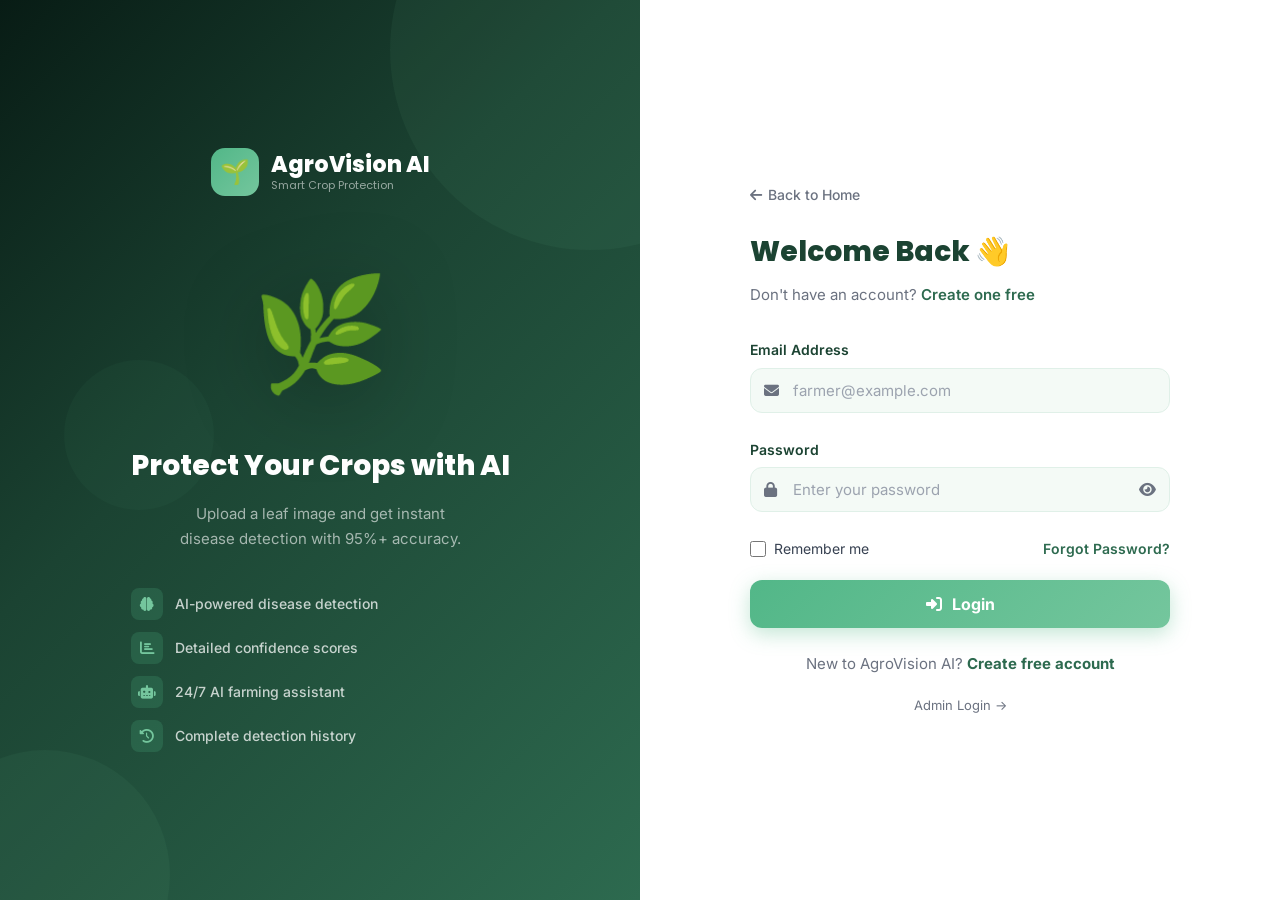
<file: frontend/login.html>
<!DOCTYPE html>
<html lang="en">
<head>
  <meta charset="UTF-8" />
  <meta name="viewport" content="width=device-width, initial-scale=1.0" />
  <title>Login — AgroVision AI</title>
  <link rel="stylesheet" href="https://cdnjs.cloudflare.com/ajax/libs/font-awesome/6.5.0/css/all.min.css" />
  <link rel="stylesheet" href="css/global.css" />
  <link rel="stylesheet" href="css/auth.css" />
</head>
<body class="auth-body">
<div class="auth-layout">
  <!-- Visual Panel -->
  <div class="auth-visual">
    <div class="auth-visual-circle c1"></div>
    <div class="auth-visual-circle c2"></div>
    <div class="auth-visual-circle c3"></div>
    <div class="auth-visual-content">
      <div class="auth-visual-logo">
        <div class="auth-visual-logo-icon">🌱</div>
        <div class="auth-visual-logo-text">AgroVision AI<span>Smart Crop Protection</span></div>
      </div>
      <div class="auth-hero-emoji">🌿</div>
      <h2 class="auth-visual-title">Protect Your Crops with AI</h2>
      <p class="auth-visual-sub">Upload a leaf image and get instant disease detection with 95%+ accuracy.</p>
      <div class="auth-features">
        <div class="auth-feature-item">
          <div class="auth-feature-icon"><i class="fas fa-brain"></i></div>
          <span class="auth-feature-text">AI-powered disease detection</span>
        </div>
        <div class="auth-feature-item">
          <div class="auth-feature-icon"><i class="fas fa-chart-bar"></i></div>
          <span class="auth-feature-text">Detailed confidence scores</span>
        </div>
        <div class="auth-feature-item">
          <div class="auth-feature-icon"><i class="fas fa-robot"></i></div>
          <span class="auth-feature-text">24/7 AI farming assistant</span>
        </div>
        <div class="auth-feature-item">
          <div class="auth-feature-icon"><i class="fas fa-clock-rotate-left"></i></div>
          <span class="auth-feature-text">Complete detection history</span>
        </div>
      </div>
    </div>
  </div>

  <!-- Form Panel -->
  <div class="auth-form-panel">
    <div class="auth-form-wrap">
      <a href="index.html" class="auth-back-link"><i class="fas fa-arrow-left"></i> Back to Home</a>
      <div class="auth-form-header">
        <h1 class="auth-form-title">Welcome Back 👋</h1>
        <p class="auth-form-sub">Don't have an account? <a href="register.html">Create one free</a></p>
      </div>

      <form id="loginForm" class="auth-form" novalidate>
        <div class="form-group">
          <label class="form-label" for="email">Email Address</label>
          <div class="input-wrapper">
            <i class="fas fa-envelope input-icon"></i>
            <input type="email" id="email" class="form-control" placeholder="farmer@example.com" autocomplete="email" />
          </div>
          <span class="form-error"></span>
        </div>

        <div class="form-group">
          <label class="form-label" for="password">Password</label>
          <div class="input-wrapper">
            <i class="fas fa-lock input-icon"></i>
            <input type="password" id="password" class="form-control" placeholder="Enter your password" autocomplete="current-password" />
            <button type="button" class="toggle-password"><i class="fas fa-eye"></i></button>
          </div>
          <span class="form-error"></span>
        </div>

        <div class="auth-options">
          <label class="remember-wrap">
            <input type="checkbox" id="rememberMe" />
            <span class="remember-label">Remember me</span>
          </label>
          <a href="forgot-password.html" class="forgot-link">Forgot Password?</a>
        </div>

        <button type="submit" class="auth-submit-btn"><i class="fas fa-sign-in-alt"></i> Login</button>
      </form>

      <p class="auth-redirect">New to AgroVision AI? <a href="register.html">Create free account</a></p>
      <p style="text-align:center;margin-top:16px;"><a href="admin-login.html" style="font-size:13px;color:var(--text-muted);">Admin Login →</a></p>
    </div>
  </div>
</div>
<div class="toast-container"></div>
<script src="js/main.js"></script>
<script src="js/api.js"></script>
<script src="js/auth.js"></script>
</body>
</html>
</file>
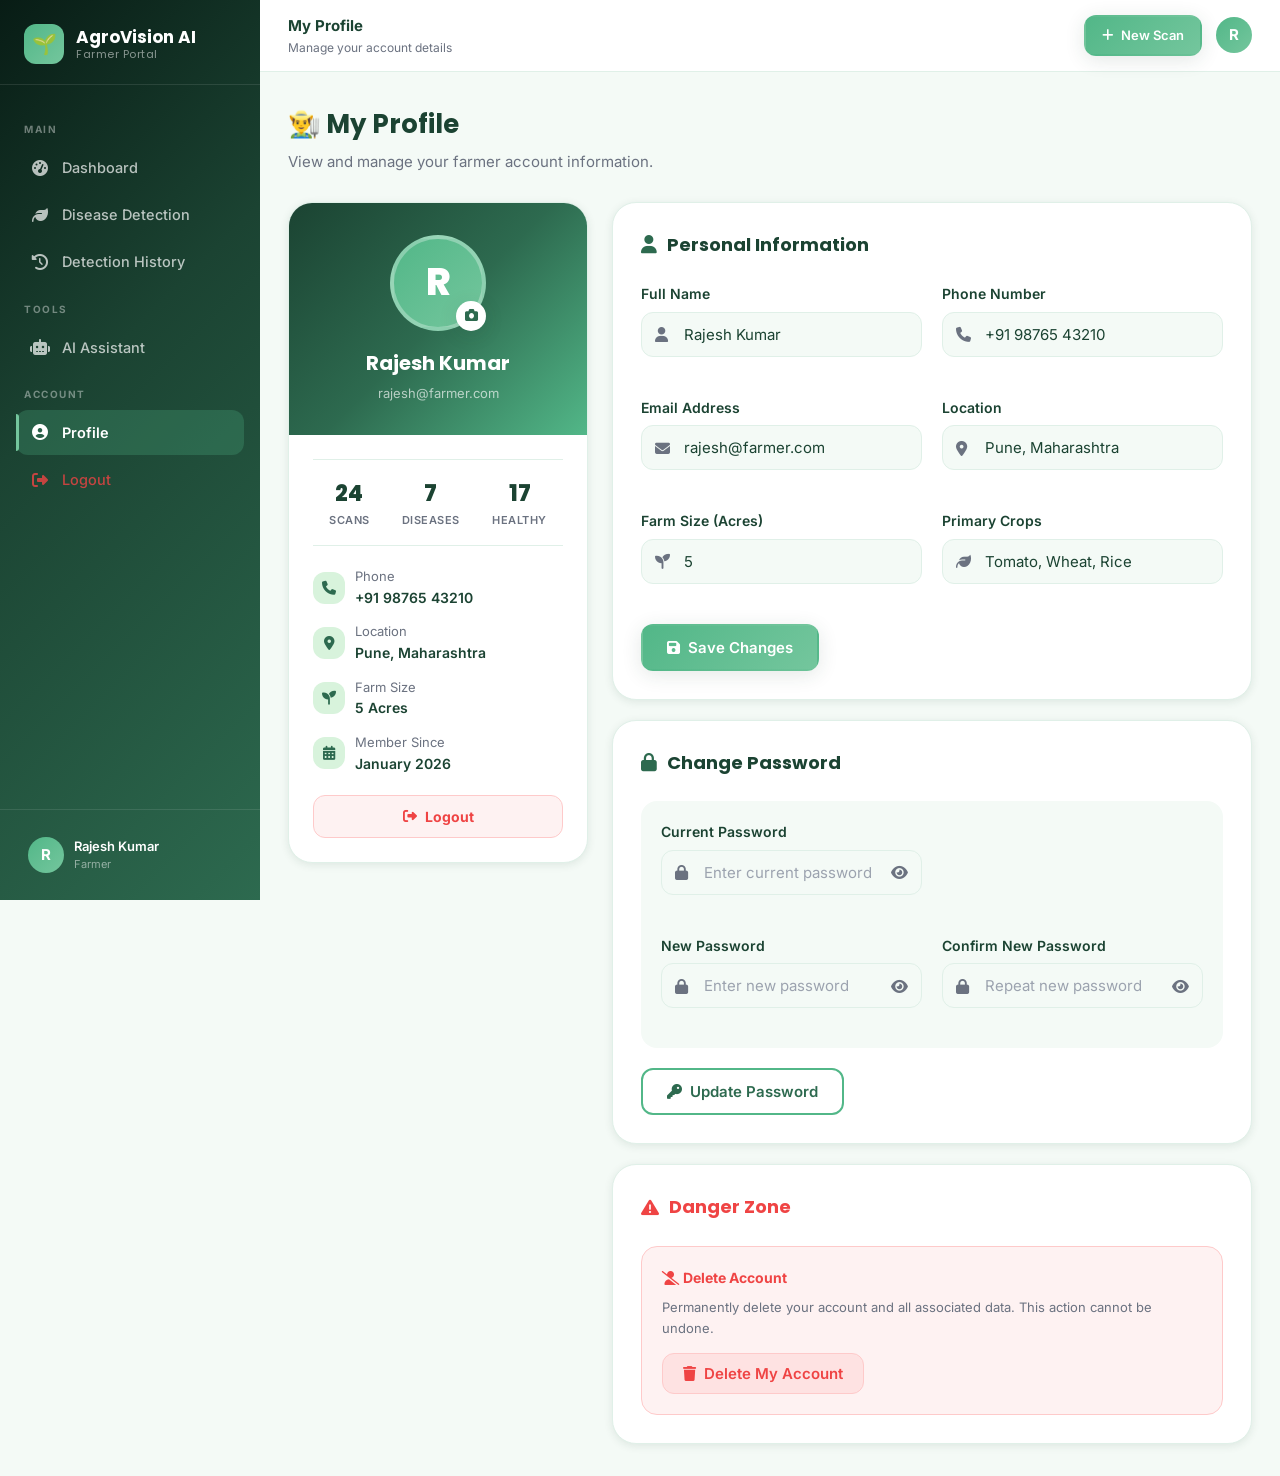
<file: frontend/profile.html>
<!DOCTYPE html>
<html lang="en">
<head>
  <meta charset="UTF-8" />
  <meta name="viewport" content="width=device-width, initial-scale=1.0" />
  <title>My Profile — AgroVision AI</title>
  <meta name="description" content="Manage your AgroVision AI farmer profile, settings and account details." />
  <link rel="stylesheet" href="https://cdnjs.cloudflare.com/ajax/libs/font-awesome/6.5.0/css/all.min.css" />
  <link rel="stylesheet" href="css/global.css" />
  <link rel="stylesheet" href="css/profile.css" />
</head>
<body>
<div class="sidebar-overlay" id="sidebarOverlay"></div>
<div class="app-layout">
  <!-- Sidebar -->
  <aside class="sidebar" id="sidebar">
    <div class="sidebar-logo">
      <div class="sidebar-logo-icon">🌱</div>
      <div class="sidebar-logo-text">AgroVision AI<span>Farmer Portal</span></div>
    </div>
    <nav class="sidebar-nav">
      <div class="sidebar-section-label">Main</div>
      <a href="dashboard.html"  class="sidebar-link"><i class="fas fa-gauge-high"></i> Dashboard</a>
      <a href="detection.html"  class="sidebar-link"><i class="fas fa-leaf"></i> Disease Detection</a>
      <a href="history.html"    class="sidebar-link"><i class="fas fa-clock-rotate-left"></i> Detection History</a>
      <div class="sidebar-section-label">Tools</div>
      <a href="assistant.html"  class="sidebar-link"><i class="fas fa-robot"></i> AI Assistant</a>
      <div class="sidebar-section-label">Account</div>
      <a href="profile.html"    class="sidebar-link active"><i class="fas fa-user-circle"></i> Profile</a>
      <a href="login.html"      class="sidebar-link" style="color:rgba(239,68,68,0.8);"><i class="fas fa-sign-out-alt"></i> Logout</a>
    </nav>
    <div class="sidebar-bottom">
      <div class="sidebar-user">
        <div class="sidebar-avatar">R</div>
        <div style="flex:1;min-width:0;">
          <div class="sidebar-user-name">Rajesh Kumar</div>
          <div class="sidebar-user-role">Farmer</div>
        </div>
      </div>
    </div>
  </aside>

  <!-- Main Content -->
  <div class="app-main">
    <!-- Top Nav -->
    <nav class="app-nav">
      <div style="display:flex;align-items:center;gap:12px;">
        <button class="hamburger" id="hamburger"><span></span><span></span><span></span></button>
        <div>
          <div style="font-size:15px;font-weight:700;color:var(--text-dark);">My Profile</div>
          <div style="font-size:12px;color:var(--text-muted);">Manage your account details</div>
        </div>
      </div>
      <div style="display:flex;align-items:center;gap:14px;">
        <a href="detection.html" class="btn btn-primary btn-sm"><i class="fas fa-plus"></i> New Scan</a>
        <div class="sidebar-avatar" style="cursor:pointer;"><a href="profile.html" style="color:#fff;">R</a></div>
      </div>
    </nav>

    <!-- Page Content -->
    <div class="page-content">
      <div class="page-header">
        <h1 class="page-header-title">👨‍🌾 My Profile</h1>
        <p class="page-header-sub">View and manage your farmer account information.</p>
      </div>

      <div class="profile-layout">
        <!-- Profile Card (left) -->
        <div>
          <div class="profile-card">
            <div class="profile-card-header">
              <div class="profile-avatar-wrap">
                <div class="profile-avatar">R</div>
                <div class="profile-avatar-edit" id="avatarEditBtn" title="Change photo">
                  <i class="fas fa-camera"></i>
                </div>
              </div>
              <div class="profile-name">Rajesh Kumar</div>
              <div class="profile-email">rajesh@farmer.com</div>
            </div>
            <div class="profile-card-body">
              <div class="profile-stat-row">
                <div class="profile-stat">
                  <div class="profile-stat-val">24</div>
                  <div class="profile-stat-label">Scans</div>
                </div>
                <div class="profile-stat">
                  <div class="profile-stat-val">7</div>
                  <div class="profile-stat-label">Diseases</div>
                </div>
                <div class="profile-stat">
                  <div class="profile-stat-val">17</div>
                  <div class="profile-stat-label">Healthy</div>
                </div>
              </div>
              <div class="profile-meta">
                <div class="profile-meta-item">
                  <div class="profile-meta-icon"><i class="fas fa-phone"></i></div>
                  <div>
                    <div class="profile-meta-text">Phone</div>
                    <div class="profile-meta-val">+91 98765 43210</div>
                  </div>
                </div>
                <div class="profile-meta-item">
                  <div class="profile-meta-icon"><i class="fas fa-map-marker-alt"></i></div>
                  <div>
                    <div class="profile-meta-text">Location</div>
                    <div class="profile-meta-val">Pune, Maharashtra</div>
                  </div>
                </div>
                <div class="profile-meta-item">
                  <div class="profile-meta-icon"><i class="fas fa-seedling"></i></div>
                  <div>
                    <div class="profile-meta-text">Farm Size</div>
                    <div class="profile-meta-val">5 Acres</div>
                  </div>
                </div>
                <div class="profile-meta-item">
                  <div class="profile-meta-icon"><i class="fas fa-calendar-alt"></i></div>
                  <div>
                    <div class="profile-meta-text">Member Since</div>
                    <div class="profile-meta-val">January 2026</div>
                  </div>
                </div>
              </div>
              <button class="profile-logout-btn" id="logoutBtn" onclick="window.location.href='login.html'">
                <i class="fas fa-sign-out-alt"></i> Logout
              </button>
            </div>
          </div>
        </div>

        <!-- Right Edit Form -->
        <div>
          <!-- Personal Info -->
          <div class="profile-form-card" style="margin-bottom:20px;">
            <div class="profile-form-title"><i class="fas fa-user" style="color:var(--primary);"></i> Personal Information</div>
            <form id="profileForm" novalidate>
              <div class="profile-form-grid" style="margin-bottom:20px;">
                <div class="form-group">
                  <label class="form-label" for="profileName">Full Name</label>
                  <div class="input-wrapper">
                    <i class="fas fa-user input-icon"></i>
                    <input type="text" id="profileName" class="form-control" value="Rajesh Kumar" />
                  </div>
                </div>
                <div class="form-group">
                  <label class="form-label" for="profilePhone">Phone Number</label>
                  <div class="input-wrapper">
                    <i class="fas fa-phone input-icon"></i>
                    <input type="tel" id="profilePhone" class="form-control" value="+91 98765 43210" />
                  </div>
                </div>
                <div class="form-group">
                  <label class="form-label" for="profileEmail">Email Address</label>
                  <div class="input-wrapper">
                    <i class="fas fa-envelope input-icon"></i>
                    <input type="email" id="profileEmail" class="form-control" value="rajesh@farmer.com" />
                  </div>
                </div>
                <div class="form-group">
                  <label class="form-label" for="profileLocation">Location</label>
                  <div class="input-wrapper">
                    <i class="fas fa-map-marker-alt input-icon"></i>
                    <input type="text" id="profileLocation" class="form-control" value="Pune, Maharashtra" />
                  </div>
                </div>
                <div class="form-group">
                  <label class="form-label" for="profileFarmSize">Farm Size (Acres)</label>
                  <div class="input-wrapper">
                    <i class="fas fa-seedling input-icon"></i>
                    <input type="number" id="profileFarmSize" class="form-control" value="5" />
                  </div>
                </div>
                <div class="form-group">
                  <label class="form-label" for="profileCrops">Primary Crops</label>
                  <div class="input-wrapper">
                    <i class="fas fa-leaf input-icon"></i>
                    <input type="text" id="profileCrops" class="form-control" value="Tomato, Wheat, Rice" />
                  </div>
                </div>
              </div>
              <button type="submit" class="btn btn-primary"><i class="fas fa-save"></i> Save Changes</button>
            </form>
          </div>

          <!-- Change Password -->
          <div class="profile-form-card" style="margin-bottom:20px;">
            <div class="profile-form-title"><i class="fas fa-lock" style="color:var(--primary);"></i> Change Password</div>
            <form id="passwordForm" novalidate>
              <div class="profile-form-section">
                <div class="profile-form-grid">
                  <div class="form-group">
                    <label class="form-label" for="currentPwd">Current Password</label>
                    <div class="input-wrapper">
                      <i class="fas fa-lock input-icon"></i>
                      <input type="password" id="currentPwd" class="form-control" placeholder="Enter current password" />
                      <button type="button" class="toggle-password"><i class="fas fa-eye"></i></button>
                    </div>
                  </div>
                  <div style=""></div>
                  <div class="form-group">
                    <label class="form-label" for="newPwd">New Password</label>
                    <div class="input-wrapper">
                      <i class="fas fa-lock input-icon"></i>
                      <input type="password" id="newPwd" class="form-control" placeholder="Enter new password" />
                      <button type="button" class="toggle-password"><i class="fas fa-eye"></i></button>
                    </div>
                  </div>
                  <div class="form-group">
                    <label class="form-label" for="confirmPwd">Confirm New Password</label>
                    <div class="input-wrapper">
                      <i class="fas fa-lock input-icon"></i>
                      <input type="password" id="confirmPwd" class="form-control" placeholder="Repeat new password" />
                      <button type="button" class="toggle-password"><i class="fas fa-eye"></i></button>
                    </div>
                  </div>
                </div>
              </div>
              <button type="submit" class="btn btn-outline"><i class="fas fa-key"></i> Update Password</button>
            </form>
          </div>

          <!-- Danger Zone -->
          <div class="profile-form-card">
            <div class="profile-form-title" style="color:var(--danger);"><i class="fas fa-triangle-exclamation" style="color:var(--danger);"></i> Danger Zone</div>
            <div class="profile-danger-zone">
              <div class="profile-danger-title"><i class="fas fa-user-slash"></i> Delete Account</div>
              <div class="profile-danger-text">Permanently delete your account and all associated data. This action cannot be undone.</div>
              <button class="btn" style="background:#FEE2E2;color:var(--danger);border:1.5px solid #FECACA;padding:10px 20px;" id="deleteAccountBtn">
                <i class="fas fa-trash"></i> Delete My Account
              </button>
            </div>
          </div>

        </div>
      </div>
    </div>
  </div>
</div>

<div class="toast-container"></div>
<script src="js/main.js"></script>
<script src="js/api.js"></script>
<script>
// Profile page logic with Supabase Auth
document.addEventListener('DOMContentLoaded', async () => {
  // Populate user data if authenticated
  const user = AgroVisionAPI.getUser();
  if (user) {
    const name = user.full_name || 'Farmer';
    const email = user.email || '';
    const initial = name.charAt(0).toUpperCase();

    document.querySelectorAll('.profile-name, .sidebar-user-name').forEach(el => el.textContent = name);
    document.querySelectorAll('.profile-email').forEach(el => el.textContent = email);
    document.querySelectorAll('.profile-avatar, .sidebar-avatar').forEach(el => el.textContent = initial);

    const nameInput = document.getElementById('profileName');
    if (nameInput) nameInput.value = name;
    const emailInput = document.getElementById('profileEmail');
    if (emailInput) emailInput.value = email;
  }

  // Toggle password visibility
  document.querySelectorAll('.toggle-password').forEach(btn => {
    btn.addEventListener('click', function () {
      const input = this.closest('.input-wrapper').querySelector('input');
      const isText = input.type === 'text';
      input.type = isText ? 'password' : 'text';
      this.innerHTML = isText ? '<i class="fas fa-eye"></i>' : '<i class="fas fa-eye-slash"></i>';
    });
  });

  // Profile form submit
  document.getElementById('profileForm')?.addEventListener('submit', async (e) => {
    e.preventDefault();
    const btn = e.target.querySelector('.btn-primary');
    const newName = document.getElementById('profileName')?.value.trim();

    btn.innerHTML = '<div class="spinner"></div> Saving...';
    btn.disabled = true;

    try {
      if (newName && AgroVisionAPI.isAuthenticated()) {
        const updated = await AgroVisionAPI.request('/api/auth/profile', {
          method: 'PUT',
          body: { full_name: newName }
        });
        AgroVisionAPI.setUser(updated);
        document.querySelectorAll('.profile-name, .sidebar-user-name').forEach(el => el.textContent = newName);
      }
      showToast('Profile updated successfully!', 'success');
    } catch (err) {
      showToast(err.message || 'Failed to update profile', 'error');
    } finally {
      btn.innerHTML = '<i class="fas fa-save"></i> Save Changes';
      btn.disabled = false;
    }
  });

  // Password form submit
  document.getElementById('passwordForm')?.addEventListener('submit', async (e) => {
    e.preventDefault();
    const newPwd = document.getElementById('newPwd').value;
    const confirmPwd = document.getElementById('confirmPwd').value;
    if (newPwd !== confirmPwd) {
      showToast('Passwords do not match!', 'error');
      return;
    }
    if (newPwd.length < 8) {
      showToast('Password must be at least 8 characters', 'warning');
      return;
    }
    const btn = e.target.querySelector('.btn-outline');
    btn.innerHTML = '<div class="spinner"></div> Updating...';
    btn.disabled = true;

    try {
      const user = AgroVisionAPI.getUser();
      if (user && user.email) {
        await AgroVisionAPI.forgotPassword(user.email);
        showToast('Password reset instructions sent to your email!', 'success');
      } else {
        showToast('Password reset dispatched!', 'success');
      }
      e.target.reset();
    } catch (err) {
      showToast(err.message || 'Error updating password', 'error');
    } finally {
      btn.innerHTML = '<i class="fas fa-key"></i> Update Password';
      btn.disabled = false;
    }
  });

  // Logout handler
  document.querySelectorAll('#logoutBtn, a[href="login.html"].sidebar-link').forEach(btn => {
    btn.addEventListener('click', async (e) => {
      e.preventDefault();
      await AgroVisionAPI.logout();
      showToast('Logged out successfully.', 'info');
      setTimeout(() => { window.location.href = 'login.html'; }, 500);
    });
  });

  // Delete account
  document.getElementById('deleteAccountBtn')?.addEventListener('click', async () => {
    if (confirm('Are you sure you want to delete your account? This cannot be undone.')) {
      await AgroVisionAPI.logout();
      showToast('Account session cleared. You have been logged out.', 'info');
      setTimeout(() => { window.location.href = 'login.html'; }, 1200);
    }
  });

  // Avatar edit (placeholder)
  document.getElementById('avatarEditBtn')?.addEventListener('click', () => {
    showToast('Photo upload coming soon!', 'info');
  });
});
</script>
</body>
</html>
</file>
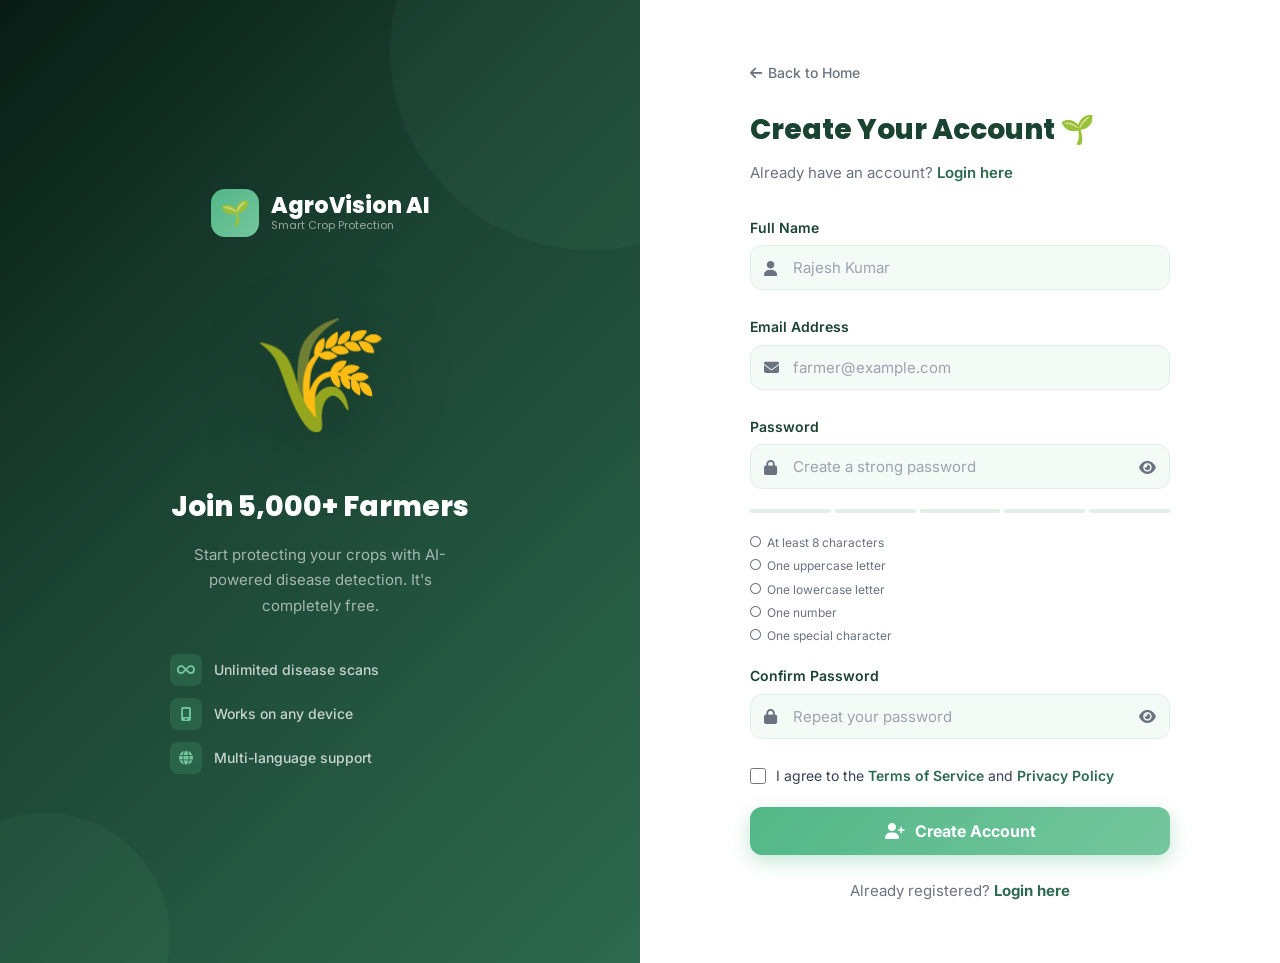
<file: frontend/register.html>
<!DOCTYPE html>
<html lang="en">
<head>
  <meta charset="UTF-8" />
  <meta name="viewport" content="width=device-width, initial-scale=1.0" />
  <title>Create Account — AgroVision AI</title>
  <link rel="stylesheet" href="https://cdnjs.cloudflare.com/ajax/libs/font-awesome/6.5.0/css/all.min.css" />
  <link rel="stylesheet" href="css/global.css" />
  <link rel="stylesheet" href="css/auth.css" />
</head>
<body class="auth-body">
<div class="auth-layout">
  <div class="auth-visual">
    <div class="auth-visual-circle c1"></div>
    <div class="auth-visual-circle c2"></div>
    <div class="auth-visual-content">
      <div class="auth-visual-logo">
        <div class="auth-visual-logo-icon">🌱</div>
        <div class="auth-visual-logo-text">AgroVision AI<span>Smart Crop Protection</span></div>
      </div>
      <div class="auth-hero-emoji">🌾</div>
      <h2 class="auth-visual-title">Join 5,000+ Farmers</h2>
      <p class="auth-visual-sub">Start protecting your crops with AI-powered disease detection. It's completely free.</p>
      <div class="auth-features">
        <div class="auth-feature-item">
          <div class="auth-feature-icon"><i class="fas fa-infinity"></i></div>
          <span class="auth-feature-text">Unlimited disease scans</span>
        </div>
        <div class="auth-feature-item">
          <div class="auth-feature-icon"><i class="fas fa-mobile-screen"></i></div>
          <span class="auth-feature-text">Works on any device</span>
        </div>
        <div class="auth-feature-item">
          <div class="auth-feature-icon"><i class="fas fa-globe"></i></div>
          <span class="auth-feature-text">Multi-language support</span>
        </div>
      </div>
    </div>
  </div>

  <div class="auth-form-panel">
    <div class="auth-form-wrap">
      <a href="index.html" class="auth-back-link"><i class="fas fa-arrow-left"></i> Back to Home</a>
      <div class="auth-form-header">
        <h1 class="auth-form-title">Create Your Account 🌱</h1>
        <p class="auth-form-sub">Already have an account? <a href="login.html">Login here</a></p>
      </div>

      <form id="registerForm" class="auth-form" novalidate>
        <div class="form-group">
          <label class="form-label" for="fullName">Full Name</label>
          <div class="input-wrapper">
            <i class="fas fa-user input-icon"></i>
            <input type="text" id="fullName" class="form-control" placeholder="Rajesh Kumar" autocomplete="name" />
          </div>
          <span class="form-error"></span>
        </div>

        <div class="form-group">
          <label class="form-label" for="email">Email Address</label>
          <div class="input-wrapper">
            <i class="fas fa-envelope input-icon"></i>
            <input type="email" id="email" class="form-control" placeholder="farmer@example.com" autocomplete="email" />
          </div>
          <span class="form-error"></span>
        </div>

        <div class="form-group">
          <label class="form-label" for="password">Password</label>
          <div class="input-wrapper">
            <i class="fas fa-lock input-icon"></i>
            <input type="password" id="password" class="form-control" placeholder="Create a strong password" autocomplete="new-password" />
            <button type="button" class="toggle-password"><i class="fas fa-eye"></i></button>
          </div>
          <span class="form-error"></span>
          <!-- Password Strength -->
          <div class="password-strength">
            <div class="strength-bar" id="strengthBar">
              <div class="strength-seg"></div>
              <div class="strength-seg"></div>
              <div class="strength-seg"></div>
              <div class="strength-seg"></div>
              <div class="strength-seg"></div>
            </div>
            <span class="strength-label" id="strengthLabel"></span>
          </div>
          <div class="password-rules">
            <div class="password-rule" id="rule-length"><i class="far fa-circle"></i> At least 8 characters</div>
            <div class="password-rule" id="rule-upper"><i class="far fa-circle"></i> One uppercase letter</div>
            <div class="password-rule" id="rule-lower"><i class="far fa-circle"></i> One lowercase letter</div>
            <div class="password-rule" id="rule-number"><i class="far fa-circle"></i> One number</div>
            <div class="password-rule" id="rule-special"><i class="far fa-circle"></i> One special character</div>
          </div>
        </div>

        <div class="form-group">
          <label class="form-label" for="confirmPassword">Confirm Password</label>
          <div class="input-wrapper">
            <i class="fas fa-lock input-icon"></i>
            <input type="password" id="confirmPassword" class="form-control" placeholder="Repeat your password" autocomplete="new-password" />
            <button type="button" class="toggle-password"><i class="fas fa-eye"></i></button>
          </div>
          <span class="form-error" id="confirmError"></span>
        </div>

        <div style="margin-bottom:20px;">
          <label class="remember-wrap" style="align-items:flex-start;gap:10px;">
            <input type="checkbox" id="terms" style="margin-top:3px;" />
            <span class="remember-label">I agree to the <a href="#" style="color:var(--primary);font-weight:600;">Terms of Service</a> and <a href="#" style="color:var(--primary);font-weight:600;">Privacy Policy</a></span>
          </label>
        </div>

        <button type="submit" class="auth-submit-btn"><i class="fas fa-user-plus"></i> Create Account</button>
      </form>

      <p class="auth-redirect">Already registered? <a href="login.html">Login here</a></p>
    </div>
  </div>
</div>
<div class="toast-container"></div>
<script src="js/main.js"></script>
<script src="js/api.js"></script>
<script src="js/auth.js"></script>
</body>
</html>
</file>
<file: frontend/css/global.css>
﻿/* ============================================================
   AgroVision AI — Global CSS
   Design system: variables, resets, shared components
   ============================================================ */

@import url('https://fonts.googleapis.com/css2?family=Inter:wght@300;400;500;600;700;800;900&family=Poppins:wght@400;500;600;700;800&display=swap');

/* ---------- CSS Variables ---------- */
:root {
  --primary:        #2D6A4F;
  --primary-dark:   #1B4332;
  --primary-light:  #52B788;
  --accent:         #74C69D;
  --mint:           #B7E4C7;
  --mint-light:     #D8F3DC;
  --bg:             #F4FAF6;
  --bg-white:       #FFFFFF;
  --surface:        #FFFFFF;
  --border:         #E0F0E8;
  --text-dark:      #1B4332;
  --text-body:      #374151;
  --text-muted:     #6B7280;
  --text-light:     #9CA3AF;
  --danger:         #EF4444;
  --warning:        #F59E0B;
  --success:        #10B981;
  --info:           #3B82F6;

  --gradient-primary: linear-gradient(135deg, #1B4332 0%, #2D6A4F 50%, #52B788 100%);
  --gradient-accent:  linear-gradient(135deg, #52B788 0%, #74C69D 100%);
  --gradient-hero:    linear-gradient(135deg, #081C15 0%, #1B4332 40%, #2D6A4F 100%);

  --shadow-xs:  0 1px 3px rgba(29,67,50,0.06);
  --shadow-sm:  0 2px 8px rgba(29,67,50,0.10);
  --shadow-md:  0 4px 20px rgba(29,67,50,0.12);
  --shadow-lg:  0 8px 40px rgba(29,67,50,0.15);
  --shadow-xl:  0 20px 60px rgba(29,67,50,0.20);
  --shadow-glow: 0 0 30px rgba(82,183,136,0.30);

  --radius-sm:  8px;
  --radius-md:  12px;
  --radius-lg:  16px;
  --radius-xl:  24px;
  --radius-2xl: 32px;
  --radius-full: 9999px;

  --font-primary: 'Inter', sans-serif;
  --font-display: 'Poppins', sans-serif;

  --nav-height: 72px;
  --sidebar-width: 260px;

  --transition-fast: 0.15s ease;
  --transition-base: 0.25s ease;
  --transition-slow: 0.4s ease;
}

/* ---------- Reset ---------- */
*, *::before, *::after { box-sizing: border-box; margin: 0; padding: 0; }
html { scroll-behavior: smooth; font-size: 16px; }
body { font-family: var(--font-primary); color: var(--text-body); background: var(--bg); line-height: 1.6; -webkit-font-smoothing: antialiased; }
img { max-width: 100%; display: block; }
a { text-decoration: none; color: inherit; }
ul { list-style: none; }
button { cursor: pointer; border: none; outline: none; font-family: inherit; }
input, textarea, select { font-family: inherit; outline: none; border: none; }

::-webkit-scrollbar { width: 6px; }
::-webkit-scrollbar-track { background: var(--mint-light); }
::-webkit-scrollbar-thumb { background: var(--primary-light); border-radius: 3px; }

/* ---------- Utilities ---------- */
.container { max-width: 1200px; margin: 0 auto; padding: 0 24px; }
.section-padding { padding: 80px 0; }
.text-center { text-align: center; }
.hidden { display: none !important; }
.d-flex { display: flex; }
.align-center { align-items: center; }

/* ---------- Section Headers ---------- */
.section-tag {
  display: inline-flex; align-items: center; gap: 8px;
  background: var(--mint-light); color: var(--primary);
  font-size: 12px; font-weight: 700; padding: 5px 14px;
  border-radius: var(--radius-full); letter-spacing: 0.8px;
  margin-bottom: 14px; text-transform: uppercase;
}
.section-title {
  font-family: var(--font-display); font-size: clamp(26px, 4vw, 40px);
  font-weight: 700; color: var(--text-dark); line-height: 1.25; margin-bottom: 14px;
}
.section-subtitle { font-size: 17px; color: var(--text-muted); max-width: 560px; line-height: 1.7; }

/* ---------- Buttons ---------- */
.btn {
  display: inline-flex; align-items: center; gap: 8px;
  padding: 12px 24px; border-radius: var(--radius-md);
  font-size: 15px; font-weight: 600;
  transition: all var(--transition-base);
  cursor: pointer; border: 2px solid transparent; white-space: nowrap;
}
.btn-primary { background: var(--gradient-accent); color: #fff; box-shadow: var(--shadow-md); }
.btn-primary:hover { transform: translateY(-2px); box-shadow: var(--shadow-lg), var(--shadow-glow); }
.btn-primary:active { transform: translateY(0); }
.btn-outline { background: transparent; color: var(--primary); border-color: var(--primary-light); }
.btn-outline:hover { background: var(--primary); color: #fff; border-color: var(--primary); transform: translateY(-2px); }
.btn-dark { background: var(--gradient-primary); color: #fff; box-shadow: var(--shadow-md); }
.btn-dark:hover { transform: translateY(-2px); box-shadow: var(--shadow-lg); }
.btn-ghost { background: transparent; color: var(--text-muted); }
.btn-ghost:hover { background: var(--mint-light); color: var(--primary); }
.btn-danger { background: var(--danger); color: #fff; }
.btn-danger:hover { background: #dc2626; transform: translateY(-2px); }
.btn-sm { padding: 8px 16px; font-size: 13px; }
.btn-lg { padding: 16px 32px; font-size: 17px; }
.btn-full { width: 100%; justify-content: center; }
.btn:disabled { opacity: 0.6; cursor: not-allowed; transform: none !important; }

/* ---------- Cards ---------- */
.card {
  background: var(--surface); border-radius: var(--radius-xl);
  padding: 24px; box-shadow: var(--shadow-md); border: 1px solid var(--border);
  transition: all var(--transition-base);
}
.card:hover { transform: translateY(-4px); box-shadow: var(--shadow-lg); }

/* ---------- Form Elements ---------- */
.form-group { display: flex; flex-direction: column; gap: 6px; margin-bottom: 20px; }
.form-label { font-size: 14px; font-weight: 600; color: var(--text-dark); }
.form-control {
  background: var(--bg); border: 1.5px solid var(--border);
  border-radius: var(--radius-md); padding: 12px 16px;
  font-size: 15px; color: var(--text-dark);
  transition: all var(--transition-fast); width: 100%;
}
.form-control:focus { border-color: var(--primary-light); background: #fff; box-shadow: 0 0 0 3px rgba(82,183,136,0.15); }
.form-control::placeholder { color: var(--text-light); }
.form-control.error { border-color: var(--danger); }
.form-error { font-size: 12px; color: var(--danger); display: flex; align-items: center; gap: 4px; }
.input-wrapper { position: relative; }
.input-wrapper .input-icon { position: absolute; left: 14px; top: 50%; transform: translateY(-50%); color: var(--text-muted); font-size: 15px; }
.input-wrapper .form-control { padding-left: 42px; }
.input-wrapper .toggle-password {
  position: absolute; right: 14px; top: 50%; transform: translateY(-50%);
  color: var(--text-muted); cursor: pointer; background: none; padding: 0;
  font-size: 15px; transition: color var(--transition-fast);
}
.input-wrapper .toggle-password:hover { color: var(--primary); }

/* ---------- Badge ---------- */
.badge { display: inline-flex; align-items: center; gap: 4px; padding: 4px 10px; border-radius: var(--radius-full); font-size: 12px; font-weight: 600; }
.badge-success { background: #D1FAE5; color: #065F46; }
.badge-danger  { background: #FEE2E2; color: #991B1B; }
.badge-warning { background: #FEF3C7; color: #92400E; }
.badge-info    { background: #DBEAFE; color: #1E40AF; }
.badge-primary { background: var(--mint-light); color: var(--primary-dark); }

/* ---------- Sidebar ---------- */
.sidebar {
  position: fixed; top: 0; left: 0; width: var(--sidebar-width);
  height: 100vh; background: var(--gradient-hero);
  display: flex; flex-direction: column; z-index: 200;
  overflow-y: auto; transition: transform var(--transition-base);
}
.sidebar-logo {
  display: flex; align-items: center; gap: 12px;
  padding: 24px 24px 20px; border-bottom: 1px solid rgba(255,255,255,0.1);
}
.sidebar-logo-icon {
  width: 40px; height: 40px; background: var(--gradient-accent);
  border-radius: var(--radius-md); display: flex; align-items: center;
  justify-content: center; font-size: 20px;
}
.sidebar-logo-text { font-family: var(--font-display); font-size: 17px; font-weight: 700; color: #fff; line-height: 1.2; }
.sidebar-logo-text span { display: block; font-size: 11px; font-weight: 400; color: rgba(255,255,255,0.5); letter-spacing: 0.5px; }
.sidebar-nav { padding: 20px 16px; flex: 1; }
.sidebar-section-label { font-size: 10px; font-weight: 700; letter-spacing: 1.5px; color: rgba(255,255,255,0.4); text-transform: uppercase; padding: 0 8px; margin: 16px 0 8px; }
.sidebar-link {
  display: flex; align-items: center; gap: 12px; padding: 11px 14px;
  border-radius: var(--radius-md); color: rgba(255,255,255,0.70);
  font-size: 14.5px; font-weight: 500; transition: all var(--transition-fast);
  margin-bottom: 2px; position: relative;
}
.sidebar-link i { width: 20px; text-align: center; font-size: 16px; }
.sidebar-link:hover { background: rgba(255,255,255,0.10); color: #fff; }
.sidebar-link.active { background: rgba(82,183,136,0.25); color: #fff; font-weight: 600; }
.sidebar-link.active::before { content: ''; position: absolute; left: 0; top: 4px; bottom: 4px; width: 3px; background: var(--accent); border-radius: 0 3px 3px 0; }
.sidebar-bottom { padding: 16px; border-top: 1px solid rgba(255,255,255,0.1); }
.sidebar-avatar { width: 36px; height: 36px; border-radius: var(--radius-full); background: var(--gradient-accent); display: flex; align-items: center; justify-content: center; font-size: 15px; color: #fff; font-weight: 700; flex-shrink: 0; }
.sidebar-user { display: flex; align-items: center; gap: 10px; padding: 10px 12px; border-radius: var(--radius-md); transition: background var(--transition-fast); }
.sidebar-user:hover { background: rgba(255,255,255,0.08); }
.sidebar-user-name { font-size: 13px; font-weight: 600; color: #fff; white-space: nowrap; overflow: hidden; text-overflow: ellipsis; }
.sidebar-user-role { font-size: 11px; color: rgba(255,255,255,0.5); }

/* ---------- App Layout ---------- */
.app-layout { display: flex; min-height: 100vh; }
.app-main { flex: 1; margin-left: var(--sidebar-width); padding-top: var(--nav-height); min-height: 100vh; }
.page-content { padding: 32px 28px; }
.app-nav {
  position: fixed; top: 0; left: var(--sidebar-width); right: 0;
  height: var(--nav-height); background: rgba(255,255,255,0.95);
  backdrop-filter: blur(12px); border-bottom: 1px solid var(--border);
  display: flex; align-items: center; justify-content: space-between;
  padding: 0 28px; z-index: 100;
}
.page-header { margin-bottom: 28px; }
.page-header-title { font-family: var(--font-display); font-size: 26px; font-weight: 700; color: var(--text-dark); margin-bottom: 4px; }
.page-header-sub { font-size: 15px; color: var(--text-muted); }

/* ---------- Stat Card ---------- */
.stat-card {
  background: var(--surface); border-radius: var(--radius-xl); padding: 24px;
  box-shadow: var(--shadow-sm); border: 1px solid var(--border);
  display: flex; align-items: flex-start; gap: 16px; transition: all var(--transition-base);
}
.stat-card:hover { transform: translateY(-3px); box-shadow: var(--shadow-lg); }
.stat-icon { width: 52px; height: 52px; border-radius: var(--radius-lg); display: flex; align-items: center; justify-content: center; font-size: 22px; flex-shrink: 0; }
.stat-icon.green  { background: linear-gradient(135deg,#D1FAE5,#A7F3D0); color: #065F46; }
.stat-icon.blue   { background: linear-gradient(135deg,#DBEAFE,#BFDBFE); color: #1D4ED8; }
.stat-icon.orange { background: linear-gradient(135deg,#FEF3C7,#FDE68A); color: #92400E; }
.stat-icon.red    { background: linear-gradient(135deg,#FEE2E2,#FECACA); color: #991B1B; }
.stat-value { font-size: 30px; font-weight: 800; color: var(--text-dark); line-height: 1; font-family: var(--font-display); }
.stat-label { font-size: 13px; color: var(--text-muted); margin-top: 4px; font-weight: 500; }
.stat-change { font-size: 12px; font-weight: 600; margin-top: 6px; display: flex; align-items: center; gap: 3px; }
.stat-change.up { color: var(--success); }
.stat-change.down { color: var(--danger); }

/* ---------- Table ---------- */
.table-wrapper { background: var(--surface); border-radius: var(--radius-xl); box-shadow: var(--shadow-sm); border: 1px solid var(--border); overflow: hidden; }
.data-table { width: 100%; border-collapse: collapse; }
.data-table th { background: var(--mint-light); color: var(--primary-dark); font-size: 13px; font-weight: 700; padding: 14px 16px; text-align: left; }
.data-table td { padding: 14px 16px; font-size: 14px; border-bottom: 1px solid var(--border); color: var(--text-body); }
.data-table tr:last-child td { border-bottom: none; }
.data-table tr:hover td { background: var(--bg); }

/* ---------- Confidence Bar ---------- */
.confidence-bar-wrap { display: flex; align-items: center; gap: 12px; }
.confidence-bar-track { flex: 1; height: 8px; background: var(--mint-light); border-radius: var(--radius-full); overflow: hidden; }
.confidence-bar-fill { height: 100%; background: var(--gradient-accent); border-radius: var(--radius-full); transition: width 1.2s cubic-bezier(0.25, 0.46, 0.45, 0.94); }

/* ---------- Toast ---------- */
.toast-container { position: fixed; bottom: 24px; right: 24px; z-index: 9999; display: flex; flex-direction: column; gap: 10px; }
.toast {
  background: var(--surface); border-radius: var(--radius-lg); padding: 14px 18px;
  box-shadow: var(--shadow-xl); display: flex; align-items: center; gap: 12px;
  min-width: 280px; max-width: 360px; animation: slideInRight 0.3s ease;
  border-left: 4px solid var(--primary-light);
}
.toast.success { border-color: var(--success); }
.toast.error   { border-color: var(--danger); }
.toast.warning { border-color: var(--warning); }
.toast-icon { font-size: 18px; }
.toast-text { flex: 1; font-size: 14px; font-weight: 500; }
.toast-close { color: var(--text-muted); cursor: pointer; font-size: 16px; }
@keyframes slideInRight { from { transform: translateX(100%); opacity: 0; } to { transform: translateX(0); opacity: 1; } }

/* ---------- Spinner ---------- */
.spinner { width: 20px; height: 20px; border: 2.5px solid rgba(255,255,255,0.3); border-top-color: #fff; border-radius: 50%; animation: spin 0.8s linear infinite; }
@keyframes spin { to { transform: rotate(360deg); } }

/* ---------- Empty State ---------- */
.empty-state { text-align: center; padding: 60px 20px; }
.empty-state-icon { font-size: 56px; color: var(--mint); margin-bottom: 16px; }
.empty-state h3 { font-size: 20px; font-weight: 700; color: var(--text-dark); margin-bottom: 8px; }
.empty-state p { color: var(--text-muted); max-width: 320px; margin: 0 auto 20px; font-size: 15px; }

/* ---------- Sidebar overlay ---------- */
.sidebar-overlay { display: none; position: fixed; inset: 0; background: rgba(0,0,0,0.4); z-index: 150; }
.sidebar-overlay.active { display: block; }
.hamburger { display: none; flex-direction: column; gap: 5px; cursor: pointer; padding: 6px; border-radius: var(--radius-sm); background: none; }
.hamburger span { display: block; width: 22px; height: 2px; background: var(--text-dark); border-radius: 2px; transition: all var(--transition-fast); }

/* ---------- Responsive ---------- */
@media (max-width: 768px) {
  .sidebar { transform: translateX(-100%); z-index: 250; }
  .sidebar.open { transform: translateX(0); }
  .app-main { margin-left: 0; }
  .app-nav { left: 0; }
  .hamburger { display: flex; }
  .page-content { padding: 20px 16px; }
}
@media (max-width: 480px) {
  .page-content { padding: 16px 12px; }
}
</file>
<file: frontend/css/landing.css>
﻿/* ============================================================
   AgroVision AI — Landing Page CSS
   ============================================================ */

/* ---------- Site Navbar ---------- */
.site-nav {
  position: fixed; top: 0; left: 0; right: 0; z-index: 1000;
  height: 72px; display: flex; align-items: center;
  transition: all 0.3s ease;
}
.site-nav.scrolled {
  background: rgba(255,255,255,0.97);
  backdrop-filter: blur(16px);
  box-shadow: 0 2px 20px rgba(29,67,50,0.10);
}
.nav-inner {
  display: flex; align-items: center; justify-content: space-between;
  width: 100%; max-width: 1200px; margin: 0 auto; padding: 0 24px;
}
.nav-logo {
  display: flex; align-items: center; gap: 10px;
  font-family: var(--font-display); font-size: 20px; font-weight: 700;
  color: #fff; transition: color var(--transition-fast);
}
.site-nav.scrolled .nav-logo { color: var(--text-dark); }
.nav-logo-icon {
  width: 38px; height: 38px; background: var(--gradient-accent);
  border-radius: 10px; display: flex; align-items: center; justify-content: center;
  font-size: 18px;
}
.nav-logo-text { line-height: 1.2; }
.nav-logo-sub { font-size: 10px; font-weight: 400; opacity: 0.7; letter-spacing: 0.5px; display: block; }
.nav-links { display: flex; align-items: center; gap: 6px; }
.nav-link {
  padding: 8px 14px; border-radius: var(--radius-md);
  font-size: 14.5px; font-weight: 500;
  color: rgba(255,255,255,0.85); transition: all var(--transition-fast);
}
.nav-link:hover { color: #fff; background: rgba(255,255,255,0.12); }
.site-nav.scrolled .nav-link { color: var(--text-body); }
.site-nav.scrolled .nav-link:hover { color: var(--primary); background: var(--mint-light); }
.nav-cta { display: flex; align-items: center; gap: 10px; }
.nav-btn-login {
  padding: 8px 18px; border-radius: var(--radius-md); font-size: 14px; font-weight: 600;
  color: rgba(255,255,255,0.9); border: 1.5px solid rgba(255,255,255,0.4);
  background: transparent; transition: all var(--transition-fast);
}
.nav-btn-login:hover { background: rgba(255,255,255,0.15); color: #fff; }
.site-nav.scrolled .nav-btn-login { color: var(--primary); border-color: var(--primary-light); }
.site-nav.scrolled .nav-btn-login:hover { background: var(--mint-light); }
.nav-btn-primary {
  padding: 9px 20px; border-radius: var(--radius-md); font-size: 14px; font-weight: 600;
  background: var(--gradient-accent); color: #fff;
  box-shadow: 0 3px 12px rgba(82,183,136,0.40); transition: all var(--transition-fast);
}
.nav-btn-primary:hover { transform: translateY(-1px); box-shadow: 0 6px 20px rgba(82,183,136,0.50); }

/* ---------- Hamburger (mobile) ---------- */
.nav-hamburger {
  display: none; flex-direction: column; gap: 5px; cursor: pointer;
  padding: 6px; background: none;
}
.nav-hamburger span { display: block; width: 22px; height: 2px; background: #fff; border-radius: 2px; transition: all 0.3s; }
.site-nav.scrolled .nav-hamburger span { background: var(--text-dark); }

/* ---------- Mobile Menu ---------- */
.mobile-menu {
  display: none; position: fixed; top: 72px; left: 0; right: 0;
  background: rgba(255,255,255,0.98); backdrop-filter: blur(12px);
  box-shadow: var(--shadow-lg); z-index: 999; padding: 20px 24px;
  flex-direction: column; gap: 8px;
}
.mobile-menu.open { display: flex; }
.mobile-menu .nav-link { color: var(--text-body); padding: 12px 16px; border-radius: var(--radius-md); }
.mobile-menu .nav-link:hover { background: var(--mint-light); color: var(--primary); }
.mobile-menu-cta { display: flex; flex-direction: column; gap: 8px; margin-top: 8px; padding-top: 16px; border-top: 1px solid var(--border); }

/* ---------- Hero ---------- */
.hero {
  min-height: 100vh; position: relative; display: flex; align-items: center;
  background: var(--gradient-hero); overflow: hidden;
}
.hero-bg {
  position: absolute; inset: 0;
  background: url("data:image/svg+xml,%3Csvg width='80' height='80' viewBox='0 0 80 80' xmlns='http://www.w3.org/2000/svg'%3E%3Cg fill='none' fill-rule='evenodd'%3E%3Cg fill='%2352B788' fill-opacity='0.05'%3E%3Cpath d='M50 50c0-5.523 4.477-10 10-10s10 4.477 10 10-4.477 10-10 10c0 5.523-4.477 10-10 10s-10-4.477-10-10 4.477-10 10-10zM10 10c0-5.523 4.477-10 10-10s10 4.477 10 10-4.477 10-10 10c0 5.523-4.477 10-10 10S0 25.523 0 20s4.477-10 10-10z'/%3E%3C/g%3E%3C/g%3E%3C/svg%3E");
}
.hero-inner {
  display: grid; grid-template-columns: 1fr 1fr; gap: 60px;
  align-items: center; max-width: 1200px; margin: 0 auto; padding: 120px 24px 80px; width: 100%; position: relative; z-index: 1;
}
.hero-tag {
  display: inline-flex; align-items: center; gap: 8px;
  background: rgba(82,183,136,0.20); border: 1px solid rgba(82,183,136,0.35);
  color: var(--accent); font-size: 12px; font-weight: 700;
  padding: 6px 14px; border-radius: var(--radius-full);
  letter-spacing: 0.8px; text-transform: uppercase; margin-bottom: 20px;
}
.hero-tag i { font-size: 10px; }
.hero-title {
  font-family: var(--font-display); font-size: clamp(36px, 5vw, 60px);
  font-weight: 800; color: #fff; line-height: 1.15; margin-bottom: 20px;
}
.hero-title span { color: var(--accent); }
.hero-subtitle {
  font-size: 18px; color: rgba(255,255,255,0.72); line-height: 1.75; margin-bottom: 36px; max-width: 480px;
}
.hero-actions { display: flex; gap: 14px; flex-wrap: wrap; margin-bottom: 48px; }
.hero-btn-primary {
  display: inline-flex; align-items: center; gap: 10px;
  padding: 16px 32px; border-radius: var(--radius-lg);
  background: var(--gradient-accent); color: #fff; font-size: 16px; font-weight: 700;
  box-shadow: 0 8px 32px rgba(82,183,136,0.45); transition: all 0.3s ease;
}
.hero-btn-primary:hover { transform: translateY(-3px); box-shadow: 0 14px 40px rgba(82,183,136,0.55); }
.hero-btn-outline {
  display: inline-flex; align-items: center; gap: 10px;
  padding: 15px 30px; border-radius: var(--radius-lg); border: 2px solid rgba(255,255,255,0.35);
  color: rgba(255,255,255,0.90); font-size: 16px; font-weight: 600;
  background: rgba(255,255,255,0.08); backdrop-filter: blur(8px); transition: all 0.3s ease;
}
.hero-btn-outline:hover { background: rgba(255,255,255,0.15); border-color: rgba(255,255,255,0.6); transform: translateY(-3px); }
.hero-stats { display: flex; gap: 32px; }
.hero-stat { text-align: center; }
.hero-stat-value { font-size: 26px; font-weight: 800; color: var(--accent); font-family: var(--font-display); }
.hero-stat-label { font-size: 12px; color: rgba(255,255,255,0.55); font-weight: 500; margin-top: 2px; }

/* ---------- Hero Visual ---------- */
.hero-visual { position: relative; display: flex; align-items: center; justify-content: center; }
.leaf-container {
  position: relative; width: 380px; height: 380px;
  display: flex; align-items: center; justify-content: center;
}
.leaf-bg-ring {
  position: absolute; width: 380px; height: 380px; border-radius: 50%;
  border: 2px dashed rgba(82,183,136,0.25); animation: rotateSlow 20s linear infinite;
}
.leaf-bg-ring:nth-child(2) { width: 300px; height: 300px; border-color: rgba(82,183,136,0.15); animation-direction: reverse; animation-duration: 15s; }
.leaf-card {
  position: relative; z-index: 2; width: 260px; height: 260px;
  background: rgba(255,255,255,0.08); border: 1px solid rgba(255,255,255,0.2);
  border-radius: 50%; display: flex; align-items: center; justify-content: center;
  backdrop-filter: blur(12px); overflow: hidden;
}
.leaf-emoji { font-size: 120px; filter: drop-shadow(0 10px 30px rgba(0,0,0,0.3)); animation: floatLeaf 4s ease-in-out infinite; }
.scan-line {
  position: absolute; left: 0; right: 0; height: 2px;
  background: linear-gradient(90deg, transparent, rgba(116,198,157,0.8), rgba(116,198,157,1), rgba(116,198,157,0.8), transparent);
  animation: scanDown 3s ease-in-out infinite;
  box-shadow: 0 0 20px rgba(116,198,157,0.6);
}
.scan-corners { position: absolute; inset: 20px; }
.scan-corner {
  position: absolute; width: 20px; height: 20px;
  border-color: rgba(116,198,157,0.8); border-style: solid; border-width: 0;
}
.scan-corner.tl { top: 0; left: 0; border-top-width: 3px; border-left-width: 3px; border-radius: 4px 0 0 0; }
.scan-corner.tr { top: 0; right: 0; border-top-width: 3px; border-right-width: 3px; border-radius: 0 4px 0 0; }
.scan-corner.bl { bottom: 0; left: 0; border-bottom-width: 3px; border-left-width: 3px; border-radius: 0 0 0 4px; }
.scan-corner.br { bottom: 0; right: 0; border-bottom-width: 3px; border-right-width: 3px; border-radius: 0 0 4px 0; }

.ai-badge {
  position: absolute; background: rgba(255,255,255,0.95); border-radius: var(--radius-lg);
  padding: 12px 16px; box-shadow: 0 8px 30px rgba(0,0,0,0.25);
  display: flex; align-items: center; gap: 10px; backdrop-filter: blur(8px);
}
.ai-badge-icon { width: 36px; height: 36px; border-radius: 10px; display: flex; align-items: center; justify-content: center; font-size: 16px; }
.ai-badge-text { line-height: 1.3; }
.ai-badge-label { font-size: 11px; color: var(--text-muted); font-weight: 500; }
.ai-badge-value { font-size: 15px; font-weight: 700; color: var(--text-dark); }
.ai-badge.badge-top-left { top: 10px; left: -20px; }
.ai-badge.badge-bottom-right { bottom: 10px; right: -20px; }
.ai-badge.badge-top-right { top: 30px; right: -10px; }

@keyframes rotateSlow { to { transform: rotate(360deg); } }
@keyframes floatLeaf { 0%,100% { transform: translateY(0) rotate(-3deg); } 50% { transform: translateY(-12px) rotate(3deg); } }
@keyframes scanDown { 0% { top: 0; opacity: 0; } 10% { opacity: 1; } 90% { opacity: 1; } 100% { top: 100%; opacity: 0; } }

/* ---------- How It Works ---------- */
.how-section { background: var(--bg-white); }
.steps-grid { display: grid; grid-template-columns: repeat(4, 1fr); gap: 24px; margin-top: 48px; position: relative; }
.steps-grid::before {
  content: ''; position: absolute; top: 40px; left: 10%; right: 10%; height: 2px;
  background: linear-gradient(90deg, var(--mint-light), var(--primary-light), var(--mint-light));
  z-index: 0;
}
.step-card {
  background: var(--bg); border: 1px solid var(--border); border-radius: var(--radius-xl);
  padding: 32px 24px; text-align: center; transition: all var(--transition-base);
  position: relative; z-index: 1;
}
.step-card:hover { transform: translateY(-6px); box-shadow: var(--shadow-lg); background: #fff; }
.step-number {
  width: 56px; height: 56px; border-radius: var(--radius-full);
  background: var(--gradient-accent); color: #fff;
  font-size: 18px; font-weight: 800; font-family: var(--font-display);
  display: flex; align-items: center; justify-content: center;
  margin: 0 auto 18px; box-shadow: 0 6px 20px rgba(82,183,136,0.40);
}
.step-icon { font-size: 36px; margin-bottom: 14px; }
.step-title { font-family: var(--font-display); font-size: 17px; font-weight: 700; color: var(--text-dark); margin-bottom: 10px; }
.step-desc { font-size: 14px; color: var(--text-muted); line-height: 1.65; }

/* ---------- Features ---------- */
.features-section { background: var(--bg); }
.features-grid { display: grid; grid-template-columns: repeat(3, 1fr); gap: 24px; margin-top: 48px; }
.feature-card {
  background: var(--surface); border: 1px solid var(--border); border-radius: var(--radius-xl);
  padding: 32px 28px; transition: all var(--transition-base); position: relative; overflow: hidden;
}
.feature-card::before {
  content: ''; position: absolute; top: 0; left: 0; right: 0; height: 3px;
  background: var(--gradient-accent); transform: scaleX(0); transition: transform var(--transition-base); transform-origin: left;
}
.feature-card:hover::before { transform: scaleX(1); }
.feature-card:hover { transform: translateY(-6px); box-shadow: var(--shadow-lg); }
.feature-icon {
  width: 60px; height: 60px; border-radius: var(--radius-lg);
  background: var(--mint-light); color: var(--primary); font-size: 26px;
  display: flex; align-items: center; justify-content: center; margin-bottom: 20px;
  transition: all var(--transition-base);
}
.feature-card:hover .feature-icon { background: var(--gradient-accent); color: #fff; }
.feature-title { font-family: var(--font-display); font-size: 18px; font-weight: 700; color: var(--text-dark); margin-bottom: 10px; }
.feature-desc { font-size: 14.5px; color: var(--text-muted); line-height: 1.7; }

/* ---------- CTA Section ---------- */
.cta-section {
  background: var(--gradient-hero); padding: 80px 0; position: relative; overflow: hidden;
}
.cta-section::before {
  content: '🌿'; font-size: 300px; position: absolute; right: -60px; top: -60px;
  opacity: 0.04; transform: rotate(-20deg);
}
.cta-inner { text-align: center; position: relative; z-index: 1; }
.cta-title { font-family: var(--font-display); font-size: clamp(28px, 4vw, 44px); font-weight: 800; color: #fff; margin-bottom: 16px; }
.cta-sub { font-size: 18px; color: rgba(255,255,255,0.70); margin-bottom: 36px; }
.cta-actions { display: flex; gap: 14px; justify-content: center; flex-wrap: wrap; }

/* ---------- Footer ---------- */
.site-footer { background: var(--primary-dark); padding: 60px 0 32px; }
.footer-grid { display: grid; grid-template-columns: 2fr 1fr 1fr 1fr; gap: 40px; margin-bottom: 40px; }
.footer-brand-logo { display: flex; align-items: center; gap: 10px; margin-bottom: 14px; }
.footer-brand-name { font-family: var(--font-display); font-size: 18px; font-weight: 700; color: #fff; }
.footer-tagline { font-size: 14px; color: rgba(255,255,255,0.50); line-height: 1.65; max-width: 260px; margin-bottom: 20px; }
.footer-socials { display: flex; gap: 10px; }
.footer-social {
  width: 36px; height: 36px; border-radius: var(--radius-md);
  background: rgba(255,255,255,0.08); color: rgba(255,255,255,0.60);
  display: flex; align-items: center; justify-content: center; font-size: 14px;
  transition: all var(--transition-fast);
}
.footer-social:hover { background: var(--primary-light); color: #fff; }
.footer-col-title { font-size: 13px; font-weight: 700; color: rgba(255,255,255,0.50); text-transform: uppercase; letter-spacing: 1px; margin-bottom: 16px; }
.footer-link { display: block; color: rgba(255,255,255,0.65); font-size: 14px; padding: 4px 0; transition: color var(--transition-fast); }
.footer-link:hover { color: var(--accent); }
.footer-bottom { border-top: 1px solid rgba(255,255,255,0.10); padding-top: 24px; display: flex; align-items: center; justify-content: space-between; flex-wrap: wrap; gap: 12px; }
.footer-copy { font-size: 13px; color: rgba(255,255,255,0.40); }

/* ---------- Responsive ---------- */
@media (max-width: 1024px) {
  .features-grid { grid-template-columns: repeat(2, 1fr); }
  .footer-grid { grid-template-columns: 1fr 1fr; }
}
@media (max-width: 768px) {
  .hero-inner { grid-template-columns: 1fr; gap: 40px; text-align: center; }
  .hero-visual { display: none; }
  .hero-actions { justify-content: center; }
  .hero-stats { justify-content: center; }
  .steps-grid { grid-template-columns: repeat(2, 1fr); }
  .steps-grid::before { display: none; }
  .features-grid { grid-template-columns: 1fr; }
  .nav-links, .nav-cta { display: none; }
  .nav-hamburger { display: flex; }
  .footer-grid { grid-template-columns: 1fr 1fr; }
}
@media (max-width: 480px) {
  .steps-grid { grid-template-columns: 1fr; }
  .hero-stats { gap: 20px; }
  .footer-grid { grid-template-columns: 1fr; }
}
</file>
<file: frontend/css/dashboard.css>
﻿/* ============================================================
   AgroVision AI — Dashboard CSS
   ============================================================ */

.dashboard-grid { display: grid; grid-template-columns: repeat(4, 1fr); gap: 20px; margin-bottom: 28px; }
.dashboard-bottom { display: grid; grid-template-columns: 2fr 1fr; gap: 24px; }
.recent-section, .quick-actions-section { background: var(--surface); border-radius: var(--radius-xl); padding: 24px; box-shadow: var(--shadow-sm); border: 1px solid var(--border); }
.section-header { display: flex; align-items: center; justify-content: space-between; margin-bottom: 20px; }
.section-head-title { font-size: 17px; font-weight: 700; color: var(--text-dark); }
.section-head-link { font-size: 13px; font-weight: 600; color: var(--primary); transition: color var(--transition-fast); }
.section-head-link:hover { color: var(--primary-dark); }

/* Welcome Banner */
.welcome-banner {
  background: var(--gradient-primary); border-radius: var(--radius-xl); padding: 28px 32px;
  margin-bottom: 28px; display: flex; align-items: center; justify-content: space-between;
  position: relative; overflow: hidden;
}
.welcome-banner::before { content: '🌾'; font-size: 180px; position: absolute; right: 120px; top: -40px; opacity: 0.07; }
.welcome-text { position: relative; z-index: 1; }
.welcome-greeting { font-size: 13px; color: rgba(255,255,255,0.65); margin-bottom: 6px; font-weight: 500; }
.welcome-name { font-family: var(--font-display); font-size: 26px; font-weight: 800; color: #fff; margin-bottom: 8px; }
.welcome-sub { font-size: 14px; color: rgba(255,255,255,0.65); }
.welcome-cta { position: relative; z-index: 1; }
.welcome-scan-btn {
  display: inline-flex; align-items: center; gap: 10px;
  padding: 14px 28px; border-radius: var(--radius-lg);
  background: rgba(255,255,255,0.15); border: 2px solid rgba(255,255,255,0.30);
  color: #fff; font-size: 15px; font-weight: 700; backdrop-filter: blur(8px);
  transition: all var(--transition-base);
}
.welcome-scan-btn:hover { background: rgba(255,255,255,0.25); transform: translateY(-2px); }

/* Recent Detections List */
.detection-item {
  display: flex; align-items: center; gap: 14px; padding: 14px 0;
  border-bottom: 1px solid var(--border); transition: all var(--transition-fast);
}
.detection-item:last-child { border-bottom: none; }
.detection-thumb {
  width: 48px; height: 48px; border-radius: var(--radius-md); background: var(--mint-light);
  display: flex; align-items: center; justify-content: center; font-size: 24px; flex-shrink: 0;
}
.detection-info { flex: 1; min-width: 0; }
.detection-crop { font-size: 15px; font-weight: 700; color: var(--text-dark); }
.detection-disease { font-size: 13px; color: var(--text-muted); }
.detection-meta { text-align: right; }
.detection-date { font-size: 12px; color: var(--text-muted); margin-top: 4px; }

/* Quick Actions */
.quick-actions-grid { display: grid; grid-template-columns: 1fr 1fr; gap: 12px; }
.quick-action-btn {
  display: flex; flex-direction: column; align-items: center; gap: 10px;
  padding: 18px 12px; border-radius: var(--radius-lg); border: 1.5px solid var(--border);
  background: var(--bg); font-size: 13px; font-weight: 600; color: var(--text-dark);
  transition: all var(--transition-base); text-align: center;
}
.quick-action-btn:hover { border-color: var(--primary-light); background: var(--mint-light); color: var(--primary); transform: translateY(-3px); box-shadow: var(--shadow-md); }
.quick-action-icon { width: 42px; height: 42px; border-radius: var(--radius-md); display: flex; align-items: center; justify-content: center; font-size: 20px; }

/* Chart area placeholder */
.chart-placeholder {
  background: var(--bg); border-radius: var(--radius-lg); padding: 30px 20px;
  text-align: center; color: var(--text-muted); font-size: 14px; margin-top: 12px;
}
.chart-bars { display: flex; align-items: flex-end; gap: 8px; height: 80px; justify-content: center; margin-bottom: 8px; }
.chart-bar { border-radius: 4px 4px 0 0; background: var(--gradient-accent); width: 24px; animation: growUp 1s ease forwards; }
@keyframes growUp { from { height: 0; } }

/* Responsive */
@media (max-width: 1100px) { .dashboard-grid { grid-template-columns: repeat(2, 1fr); } }
@media (max-width: 768px) {
  .dashboard-bottom { grid-template-columns: 1fr; }
  .welcome-banner { flex-direction: column; gap: 20px; text-align: center; }
  .welcome-banner::before { display: none; }
}
@media (max-width: 480px) { .dashboard-grid { grid-template-columns: 1fr; } }
</file>
<file: frontend/css/history.css>
﻿/* ============================================================
   AgroVision AI — History Page CSS
   ============================================================ */
.history-filters {
  background: var(--surface); border-radius: var(--radius-xl); padding: 20px 24px;
  border: 1px solid var(--border); box-shadow: var(--shadow-xs);
  display: flex; align-items: center; gap: 14px; flex-wrap: wrap; margin-bottom: 24px;
}
.filter-search { position: relative; flex: 1; min-width: 200px; }
.filter-search i { position: absolute; left: 14px; top: 50%; transform: translateY(-50%); color: var(--text-muted); font-size: 15px; }
.filter-search input { width: 100%; padding: 10px 16px 10px 40px; border: 1.5px solid var(--border); border-radius: var(--radius-md); font-size: 14px; background: var(--bg); color: var(--text-dark); transition: all var(--transition-fast); }
.filter-search input:focus { border-color: var(--primary-light); background: #fff; box-shadow: 0 0 0 3px rgba(82,183,136,0.12); }
.filter-select { padding: 10px 16px; border: 1.5px solid var(--border); border-radius: var(--radius-md); font-size: 14px; background: var(--bg); color: var(--text-body); cursor: pointer; transition: all var(--transition-fast); font-family: var(--font-primary); }
.filter-select:focus { border-color: var(--primary-light); outline: none; }
.filter-reset { padding: 10px 16px; border-radius: var(--radius-md); border: 1.5px solid var(--border); background: var(--bg); color: var(--text-muted); font-size: 14px; font-weight: 600; transition: all var(--transition-fast); }
.filter-reset:hover { border-color: var(--danger); color: var(--danger); background: #FEF2F2; }

/* Action bar */
.history-action-bar { display: flex; align-items: center; justify-content: space-between; margin-bottom: 16px; flex-wrap: wrap; gap: 12px; }
.history-count { font-size: 14px; color: var(--text-muted); }
.history-count strong { color: var(--text-dark); font-weight: 700; }

/* Table view */
.history-image { width: 44px; height: 44px; border-radius: var(--radius-md); object-fit: cover; background: var(--mint-light); display: flex; align-items: center; justify-content: center; font-size: 20px; flex-shrink: 0; }
.history-crop-cell { display: flex; align-items: center; gap: 12px; }
.history-crop-name { font-weight: 700; color: var(--text-dark); font-size: 14px; }
.history-crop-variety { font-size: 12px; color: var(--text-muted); }
.view-btn { display: inline-flex; align-items: center; gap: 5px; padding: 6px 12px; border-radius: var(--radius-md); font-size: 13px; font-weight: 600; color: var(--primary); background: var(--mint-light); transition: all var(--transition-fast); }
.view-btn:hover { background: var(--primary); color: #fff; }

/* Detail Modal */
.detail-modal { position: fixed; inset: 0; background: rgba(0,0,0,0.5); z-index: 5000; display: flex; align-items: center; justify-content: center; padding: 20px; backdrop-filter: blur(4px); }
.detail-modal-inner { background: var(--surface); border-radius: var(--radius-2xl); max-width: 600px; width: 100%; max-height: 90vh; overflow-y: auto; animation: popIn 0.3s ease; }
.detail-modal-header { background: var(--gradient-primary); padding: 24px 28px; display: flex; align-items: center; justify-content: space-between; border-radius: var(--radius-2xl) var(--radius-2xl) 0 0; }
.detail-modal-title { font-family: var(--font-display); font-size: 18px; font-weight: 700; color: #fff; }
.modal-close { width: 32px; height: 32px; border-radius: 50%; background: rgba(255,255,255,0.15); color: #fff; display: flex; align-items: center; justify-content: center; transition: all var(--transition-fast); }
.modal-close:hover { background: var(--danger); }
.detail-modal-body { padding: 28px; }
@keyframes popIn { 0% { transform: scale(0.9); opacity: 0; } 70% { transform: scale(1.01); } 100% { transform: scale(1); opacity: 1; } }

/* Pagination */
.pagination { display: flex; align-items: center; gap: 6px; justify-content: center; margin-top: 24px; }
.page-btn { width: 36px; height: 36px; border-radius: var(--radius-md); border: 1.5px solid var(--border); background: var(--surface); color: var(--text-muted); font-size: 14px; font-weight: 600; display: flex; align-items: center; justify-content: center; transition: all var(--transition-fast); }
.page-btn:hover { border-color: var(--primary-light); color: var(--primary); }
.page-btn.active { background: var(--primary); border-color: var(--primary); color: #fff; }
.page-btn:disabled { opacity: 0.4; cursor: not-allowed; }

@media (max-width: 768px) {
  .history-filters { flex-direction: column; align-items: stretch; }
  .filter-search { min-width: auto; }
}
</file>
<file: frontend/css/admin.css>
﻿/* ============================================================
   AgroVision AI — Admin Pages CSS
   ============================================================ */

/* Admin Login */
.admin-login-body { min-height: 100vh; background: var(--gradient-hero); display: flex; align-items: center; justify-content: center; padding: 20px; }
.admin-login-card { background: rgba(255,255,255,0.97); border-radius: var(--radius-2xl); padding: 48px 44px; max-width: 440px; width: 100%; box-shadow: 0 30px 80px rgba(0,0,0,0.35); backdrop-filter: blur(10px); animation: popIn 0.4s ease; }
.admin-login-brand { text-align: center; margin-bottom: 32px; }
.admin-login-icon { width: 70px; height: 70px; background: var(--gradient-hero); border-radius: var(--radius-xl); display: flex; align-items: center; justify-content: center; font-size: 32px; margin: 0 auto 16px; box-shadow: 0 8px 30px rgba(29,67,50,0.35); }
.admin-login-name { font-family: var(--font-display); font-size: 22px; font-weight: 800; color: var(--text-dark); }
.admin-login-badge { display: inline-flex; align-items: center; gap: 6px; background: var(--mint-light); color: var(--primary); font-size: 11px; font-weight: 700; padding: 4px 12px; border-radius: var(--radius-full); letter-spacing: 0.8px; text-transform: uppercase; margin-top: 8px; }
.admin-login-title { font-family: var(--font-display); font-size: 20px; font-weight: 700; color: var(--text-dark); margin-bottom: 6px; margin-top: 24px; }
.admin-login-sub { font-size: 14px; color: var(--text-muted); margin-bottom: 28px; }
.admin-warning { background: #FEF3C7; border: 1.5px solid #FDE68A; border-radius: var(--radius-md); padding: 12px 16px; display: flex; align-items: center; gap: 10px; margin-top: 16px; }
.admin-warning i { color: #92400E; }
.admin-warning-text { font-size: 13px; color: #92400E; font-weight: 500; }
.admin-back-link { display: block; text-align: center; margin-top: 16px; font-size: 13px; color: var(--text-muted); transition: color var(--transition-fast); }
.admin-back-link:hover { color: var(--primary); }

/* Admin Dashboard */
.admin-dashboard-grid { display: grid; grid-template-columns: repeat(4, 1fr); gap: 20px; margin-bottom: 28px; }
.admin-section { background: var(--surface); border-radius: var(--radius-xl); padding: 24px; box-shadow: var(--shadow-sm); border: 1px solid var(--border); margin-bottom: 24px; }
.admin-section-header { display: flex; align-items: center; justify-content: space-between; margin-bottom: 20px; }
.admin-section-title { font-size: 17px; font-weight: 700; color: var(--text-dark); display: flex; align-items: center; gap: 10px; }
.admin-section-title i { color: var(--primary); }

/* Charts placeholders */
.admin-charts-row { display: grid; grid-template-columns: 1fr 1fr; gap: 24px; margin-bottom: 24px; }
.chart-card { background: var(--surface); border-radius: var(--radius-xl); padding: 24px; box-shadow: var(--shadow-sm); border: 1px solid var(--border); }
.chart-card-title { font-size: 15px; font-weight: 700; color: var(--text-dark); margin-bottom: 16px; }
.donut-placeholder { width: 120px; height: 120px; border-radius: 50%; background: conic-gradient(var(--primary) 0% 35%, var(--primary-light) 35% 60%, var(--accent) 60% 75%, var(--mint) 75% 100%); margin: 0 auto 16px; position: relative; display: flex; align-items: center; justify-content: center; }
.donut-placeholder::before { content: ''; position: absolute; width: 70px; height: 70px; border-radius: 50%; background: var(--surface); }
.donut-center { position: relative; z-index: 1; text-align: center; }
.donut-val { font-size: 16px; font-weight: 800; color: var(--text-dark); font-family: var(--font-display); }
.donut-label { font-size: 10px; color: var(--text-muted); }
.chart-legend { display: flex; flex-wrap: wrap; gap: 10px; justify-content: center; margin-top: 12px; }
.legend-item { display: flex; align-items: center; gap: 6px; font-size: 12px; color: var(--text-muted); }
.legend-dot { width: 10px; height: 10px; border-radius: 50%; }
.bar-chart { display: flex; align-items: flex-end; gap: 8px; height: 120px; padding-top: 10px; }
.bar-group { display: flex; flex-direction: column; align-items: center; gap: 6px; flex: 1; }
.bar { border-radius: 6px 6px 0 0; width: 100%; background: var(--gradient-accent); transition: height 1s ease; }
.bar-label { font-size: 11px; color: var(--text-muted); }

/* User table */
.user-avatar-cell { width: 32px; height: 32px; border-radius: 50%; background: var(--gradient-accent); display: flex; align-items: center; justify-content: center; font-size: 12px; font-weight: 700; color: #fff; }
.admin-badge { display: inline-flex; align-items: center; gap: 4px; padding: 3px 10px; border-radius: var(--radius-full); font-size: 11px; font-weight: 700; }
.admin-badge-active { background: #D1FAE5; color: #065F46; }
.admin-badge-inactive { background: #FEE2E2; color: #991B1B; }
.admin-badge-admin { background: var(--mint-light); color: var(--primary-dark); }
.admin-action-btns { display: flex; gap: 6px; }
.admin-action-btn { width: 28px; height: 28px; border-radius: var(--radius-sm); display: flex; align-items: center; justify-content: center; font-size: 12px; transition: all var(--transition-fast); }
.admin-action-btn.view { background: #DBEAFE; color: #1D4ED8; }
.admin-action-btn.edit { background: #FEF3C7; color: #92400E; }
.admin-action-btn.delete { background: #FEE2E2; color: #991B1B; }
.admin-action-btn:hover { filter: brightness(0.9); transform: scale(1.08); }

@keyframes popIn { 0% { transform: scale(0.9) translateY(20px); opacity: 0; } 70% { transform: scale(1.01); } 100% { transform: scale(1) translateY(0); opacity: 1; } }
@media (max-width: 1100px) { .admin-dashboard-grid { grid-template-columns: repeat(2, 1fr); } .admin-charts-row { grid-template-columns: 1fr; } }
@media (max-width: 600px) { .admin-dashboard-grid { grid-template-columns: 1fr; } }
</file>
<file: frontend/css/auth.css>
﻿/* ============================================================
   AgroVision AI — Auth Pages CSS (login, register, forgot)
   ============================================================ */

.auth-body { background: var(--bg); min-height: 100vh; display: flex; align-items: center; justify-content: center; }
.auth-layout { display: grid; grid-template-columns: 1fr 1fr; min-height: 100vh; width: 100%; }

/* ---------- Auth Visual Panel ---------- */
.auth-visual {
  background: var(--gradient-hero); position: relative; overflow: hidden;
  display: flex; align-items: center; justify-content: center; padding: 60px 40px;
}
.auth-visual-content { position: relative; z-index: 2; text-align: center; }
.auth-visual-logo { display: inline-flex; align-items: center; gap: 12px; margin-bottom: 48px; }
.auth-visual-logo-icon { width: 48px; height: 48px; background: var(--gradient-accent); border-radius: 14px; display: flex; align-items: center; justify-content: center; font-size: 24px; }
.auth-visual-logo-text { font-family: var(--font-display); font-size: 22px; font-weight: 800; color: #fff; text-align: left; line-height: 1.2; }
.auth-visual-logo-text span { display: block; font-size: 11px; font-weight: 400; color: rgba(255,255,255,0.55); }
.auth-hero-emoji { font-size: 110px; margin-bottom: 24px; filter: drop-shadow(0 15px 40px rgba(0,0,0,0.3)); animation: floatLeaf 4s ease-in-out infinite; }
.auth-visual-title { font-family: var(--font-display); font-size: 28px; font-weight: 800; color: #fff; margin-bottom: 12px; }
.auth-visual-sub { font-size: 15px; color: rgba(255,255,255,0.60); line-height: 1.7; max-width: 300px; margin: 0 auto 36px; }
.auth-features { display: flex; flex-direction: column; gap: 12px; text-align: left; }
.auth-feature-item { display: flex; align-items: center; gap: 12px; }
.auth-feature-icon { width: 32px; height: 32px; background: rgba(82,183,136,0.20); border-radius: 8px; display: flex; align-items: center; justify-content: center; color: var(--accent); font-size: 14px; flex-shrink: 0; }
.auth-feature-text { font-size: 14px; color: rgba(255,255,255,0.75); font-weight: 500; }

/* Visual decoration */
.auth-visual-circle {
  position: absolute; border-radius: 50%; opacity: 0.06;
  background: var(--accent);
}
.auth-visual-circle.c1 { width: 400px; height: 400px; top: -150px; right: -150px; }
.auth-visual-circle.c2 { width: 250px; height: 250px; bottom: -100px; left: -80px; }
.auth-visual-circle.c3 { width: 150px; height: 150px; top: 40%; left: 10%; opacity: 0.04; }

/* ---------- Auth Form Panel ---------- */
.auth-form-panel {
  display: flex; align-items: center; justify-content: center;
  padding: 60px 40px; background: var(--bg-white);
}
.auth-form-wrap { width: 100%; max-width: 420px; }
.auth-form-header { margin-bottom: 32px; }
.auth-back-link {
  display: inline-flex; align-items: center; gap: 6px; color: var(--text-muted);
  font-size: 14px; font-weight: 500; margin-bottom: 24px;
  transition: color var(--transition-fast);
}
.auth-back-link:hover { color: var(--primary); }
.auth-form-title { font-family: var(--font-display); font-size: 28px; font-weight: 800; color: var(--text-dark); margin-bottom: 8px; }
.auth-form-sub { font-size: 15px; color: var(--text-muted); }
.auth-form-sub a { color: var(--primary); font-weight: 600; }
.auth-form-sub a:hover { text-decoration: underline; }

/* Form */
.auth-form { display: flex; flex-direction: column; gap: 0; }
.form-row { display: grid; grid-template-columns: 1fr 1fr; gap: 16px; }
.auth-options { display: flex; align-items: center; justify-content: space-between; margin-bottom: 20px; }
.remember-wrap { display: flex; align-items: center; gap: 8px; cursor: pointer; }
.remember-wrap input[type="checkbox"] { width: 16px; height: 16px; accent-color: var(--primary); cursor: pointer; }
.remember-label { font-size: 14px; color: var(--text-body); }
.forgot-link { font-size: 14px; font-weight: 600; color: var(--primary); transition: color var(--transition-fast); }
.forgot-link:hover { color: var(--primary-dark); text-decoration: underline; }
.auth-submit-btn {
  width: 100%; padding: 14px; border-radius: var(--radius-md);
  background: var(--gradient-accent); color: #fff; font-size: 16px; font-weight: 700;
  box-shadow: 0 6px 20px rgba(82,183,136,0.35); transition: all var(--transition-base);
  display: flex; align-items: center; justify-content: center; gap: 10px; margin-bottom: 20px;
}
.auth-submit-btn:hover { transform: translateY(-2px); box-shadow: 0 10px 30px rgba(82,183,136,0.45); }
.auth-submit-btn:active { transform: translateY(0); }
.auth-divider { display: flex; align-items: center; gap: 12px; margin: 8px 0 20px; }
.auth-divider-line { flex: 1; height: 1px; background: var(--border); }
.auth-divider-text { font-size: 13px; color: var(--text-muted); }
.auth-redirect { text-align: center; font-size: 15px; color: var(--text-muted); margin-top: 4px; }
.auth-redirect a { color: var(--primary); font-weight: 700; }
.auth-redirect a:hover { text-decoration: underline; }

/* Password Strength */
.password-strength { margin-top: 8px; }
.strength-bar { display: flex; gap: 4px; margin-bottom: 6px; }
.strength-seg { flex: 1; height: 4px; background: var(--border); border-radius: 2px; transition: background 0.3s; }
.strength-seg.weak   { background: var(--danger); }
.strength-seg.medium { background: var(--warning); }
.strength-seg.strong { background: var(--success); }
.strength-label { font-size: 12px; color: var(--text-muted); }
.password-rules { display: flex; flex-direction: column; gap: 4px; margin-top: 8px; }
.password-rule { display: flex; align-items: center; gap: 6px; font-size: 12px; color: var(--text-muted); }
.password-rule i { font-size: 11px; }
.password-rule.valid { color: var(--success); }
.password-rule.valid i { color: var(--success); }

/* Forgot password specific */
.forgot-header { text-align: center; margin-bottom: 32px; }
.forgot-icon { width: 72px; height: 72px; background: var(--mint-light); color: var(--primary); border-radius: var(--radius-xl); display: flex; align-items: center; justify-content: center; font-size: 30px; margin: 0 auto 20px; }
.success-message { text-align: center; padding: 20px 0; }
.success-icon { font-size: 64px; margin-bottom: 16px; animation: popIn 0.4s ease; }
.success-title { font-family: var(--font-display); font-size: 22px; font-weight: 700; color: var(--success); margin-bottom: 10px; }
.success-text { font-size: 15px; color: var(--text-muted); line-height: 1.65; }
@keyframes popIn { 0% { transform: scale(0.5); opacity: 0; } 70% { transform: scale(1.1); } 100% { transform: scale(1); opacity: 1; } }
@keyframes floatLeaf { 0%,100% { transform: translateY(0) rotate(-3deg); } 50% { transform: translateY(-12px) rotate(3deg); } }

/* ---------- Responsive ---------- */
@media (max-width: 900px) {
  .auth-layout { grid-template-columns: 1fr; }
  .auth-visual { display: none; }
  .auth-form-panel { padding: 40px 24px; min-height: 100vh; }
}
@media (max-width: 480px) {
  .auth-form-wrap { max-width: 100%; }
  .form-row { grid-template-columns: 1fr; }
}
</file>
<file: frontend/css/profile.css>
﻿/* ============================================================
   AgroVision AI — Profile Page CSS
   ============================================================ */
.profile-layout { display: grid; grid-template-columns: 300px 1fr; gap: 24px; }
.profile-card { background: var(--surface); border-radius: var(--radius-xl); border: 1px solid var(--border); box-shadow: var(--shadow-sm); overflow: hidden; }
.profile-card-header { background: var(--gradient-primary); padding: 32px 24px; text-align: center; position: relative; }
.profile-avatar-wrap { position: relative; display: inline-block; margin-bottom: 16px; }
.profile-avatar { width: 96px; height: 96px; border-radius: 50%; background: var(--gradient-accent); display: flex; align-items: center; justify-content: center; font-size: 38px; font-weight: 800; color: #fff; font-family: var(--font-display); border: 4px solid rgba(255,255,255,0.3); margin: 0 auto; }
.profile-avatar-edit { position: absolute; bottom: 0; right: 0; width: 30px; height: 30px; background: #fff; border-radius: 50%; display: flex; align-items: center; justify-content: center; font-size: 13px; color: var(--primary); box-shadow: var(--shadow-md); cursor: pointer; transition: all var(--transition-fast); }
.profile-avatar-edit:hover { background: var(--primary); color: #fff; }
.profile-name { font-family: var(--font-display); font-size: 20px; font-weight: 700; color: #fff; margin-bottom: 4px; }
.profile-email { font-size: 13px; color: rgba(255,255,255,0.65); }
.profile-card-body { padding: 24px; }
.profile-stat-row { display: flex; justify-content: space-around; padding: 16px 0; border-top: 1px solid var(--border); border-bottom: 1px solid var(--border); margin-bottom: 20px; }
.profile-stat { text-align: center; }
.profile-stat-val { font-size: 22px; font-weight: 800; color: var(--text-dark); font-family: var(--font-display); }
.profile-stat-label { font-size: 11px; color: var(--text-muted); font-weight: 600; text-transform: uppercase; letter-spacing: 0.5px; }
.profile-meta { display: flex; flex-direction: column; gap: 12px; }
.profile-meta-item { display: flex; align-items: center; gap: 10px; }
.profile-meta-icon { width: 32px; height: 32px; border-radius: var(--radius-md); background: var(--mint-light); color: var(--primary); display: flex; align-items: center; justify-content: center; font-size: 14px; }
.profile-meta-text { font-size: 13px; color: var(--text-muted); }
.profile-meta-val { font-size: 14px; font-weight: 600; color: var(--text-dark); }
.profile-logout-btn { width: 100%; margin-top: 20px; padding: 12px; border-radius: var(--radius-md); background: #FEF2F2; color: var(--danger); font-size: 14px; font-weight: 700; border: 1.5px solid #FECACA; transition: all var(--transition-fast); display: flex; align-items: center; justify-content: center; gap: 8px; }
.profile-logout-btn:hover { background: var(--danger); color: #fff; border-color: var(--danger); }

/* Edit Form */
.profile-form-card { background: var(--surface); border-radius: var(--radius-xl); border: 1px solid var(--border); box-shadow: var(--shadow-sm); padding: 28px; }
.profile-form-title { font-family: var(--font-display); font-size: 18px; font-weight: 700; color: var(--text-dark); margin-bottom: 24px; display: flex; align-items: center; gap: 10px; }
.profile-form-grid { display: grid; grid-template-columns: 1fr 1fr; gap: 20px; }
.profile-form-section { background: var(--bg); border-radius: var(--radius-lg); padding: 20px; margin-bottom: 20px; }
.profile-form-section-title { font-size: 14px; font-weight: 700; color: var(--primary); margin-bottom: 16px; display: flex; align-items: center; gap: 8px; }
.profile-danger-zone { background: #FEF2F2; border: 1.5px solid #FECACA; border-radius: var(--radius-lg); padding: 20px; }
.profile-danger-title { font-size: 14px; font-weight: 700; color: var(--danger); margin-bottom: 8px; }
.profile-danger-text { font-size: 13px; color: var(--text-muted); margin-bottom: 14px; }

@media (max-width: 900px) { .profile-layout { grid-template-columns: 1fr; } }
@media (max-width: 480px) { .profile-form-grid { grid-template-columns: 1fr; } }
</file>
